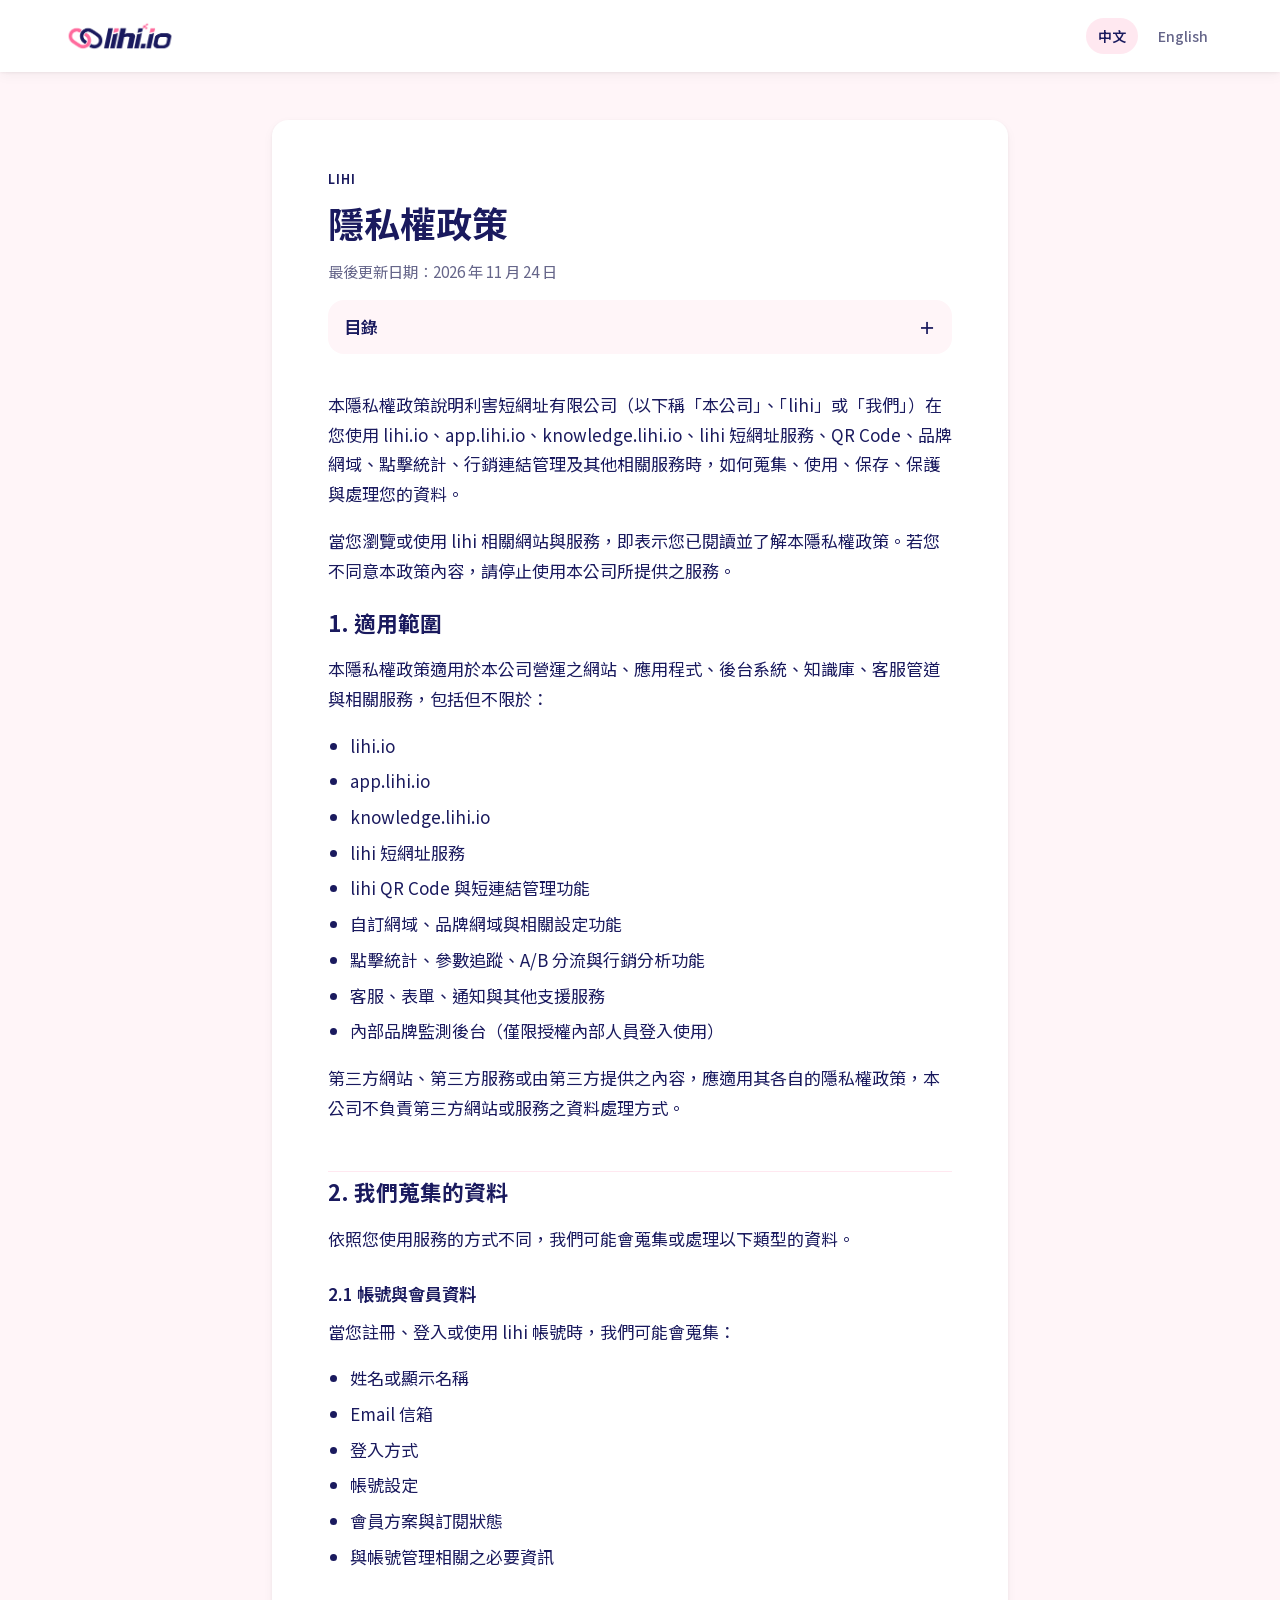
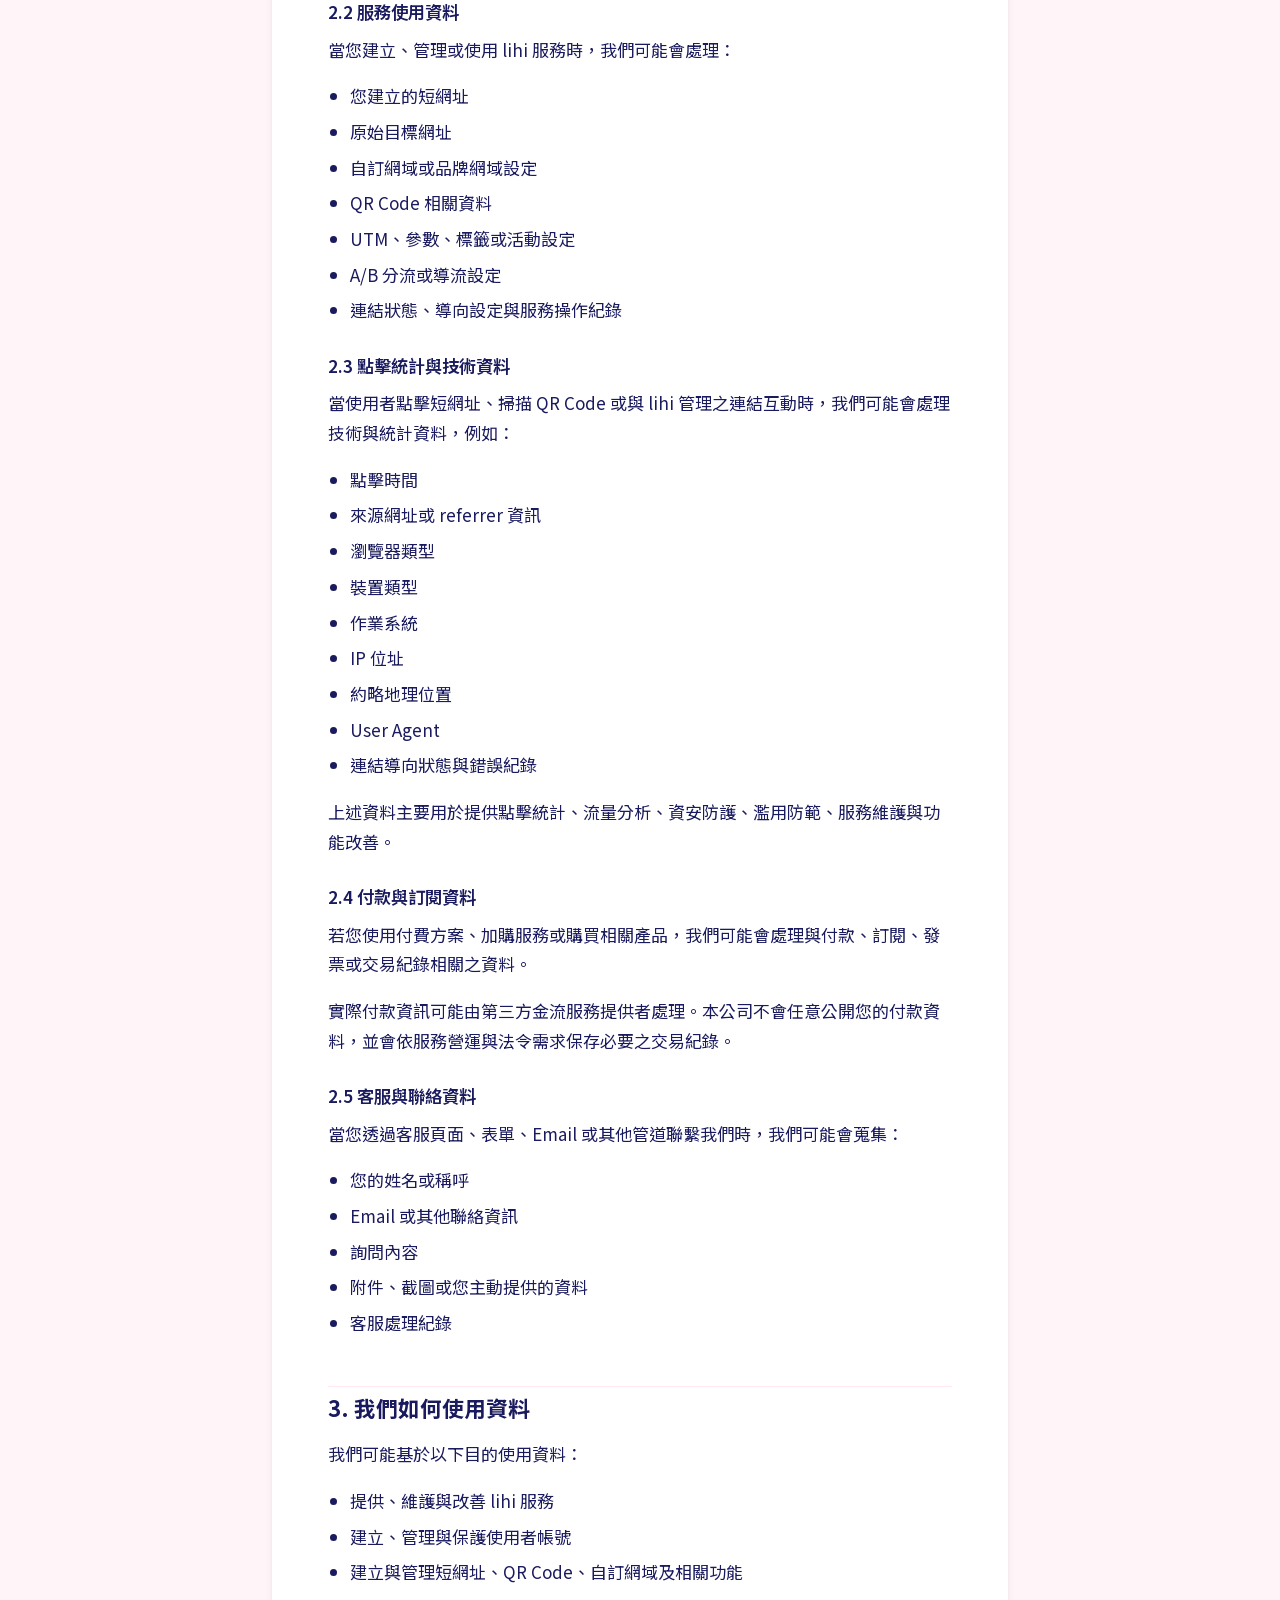
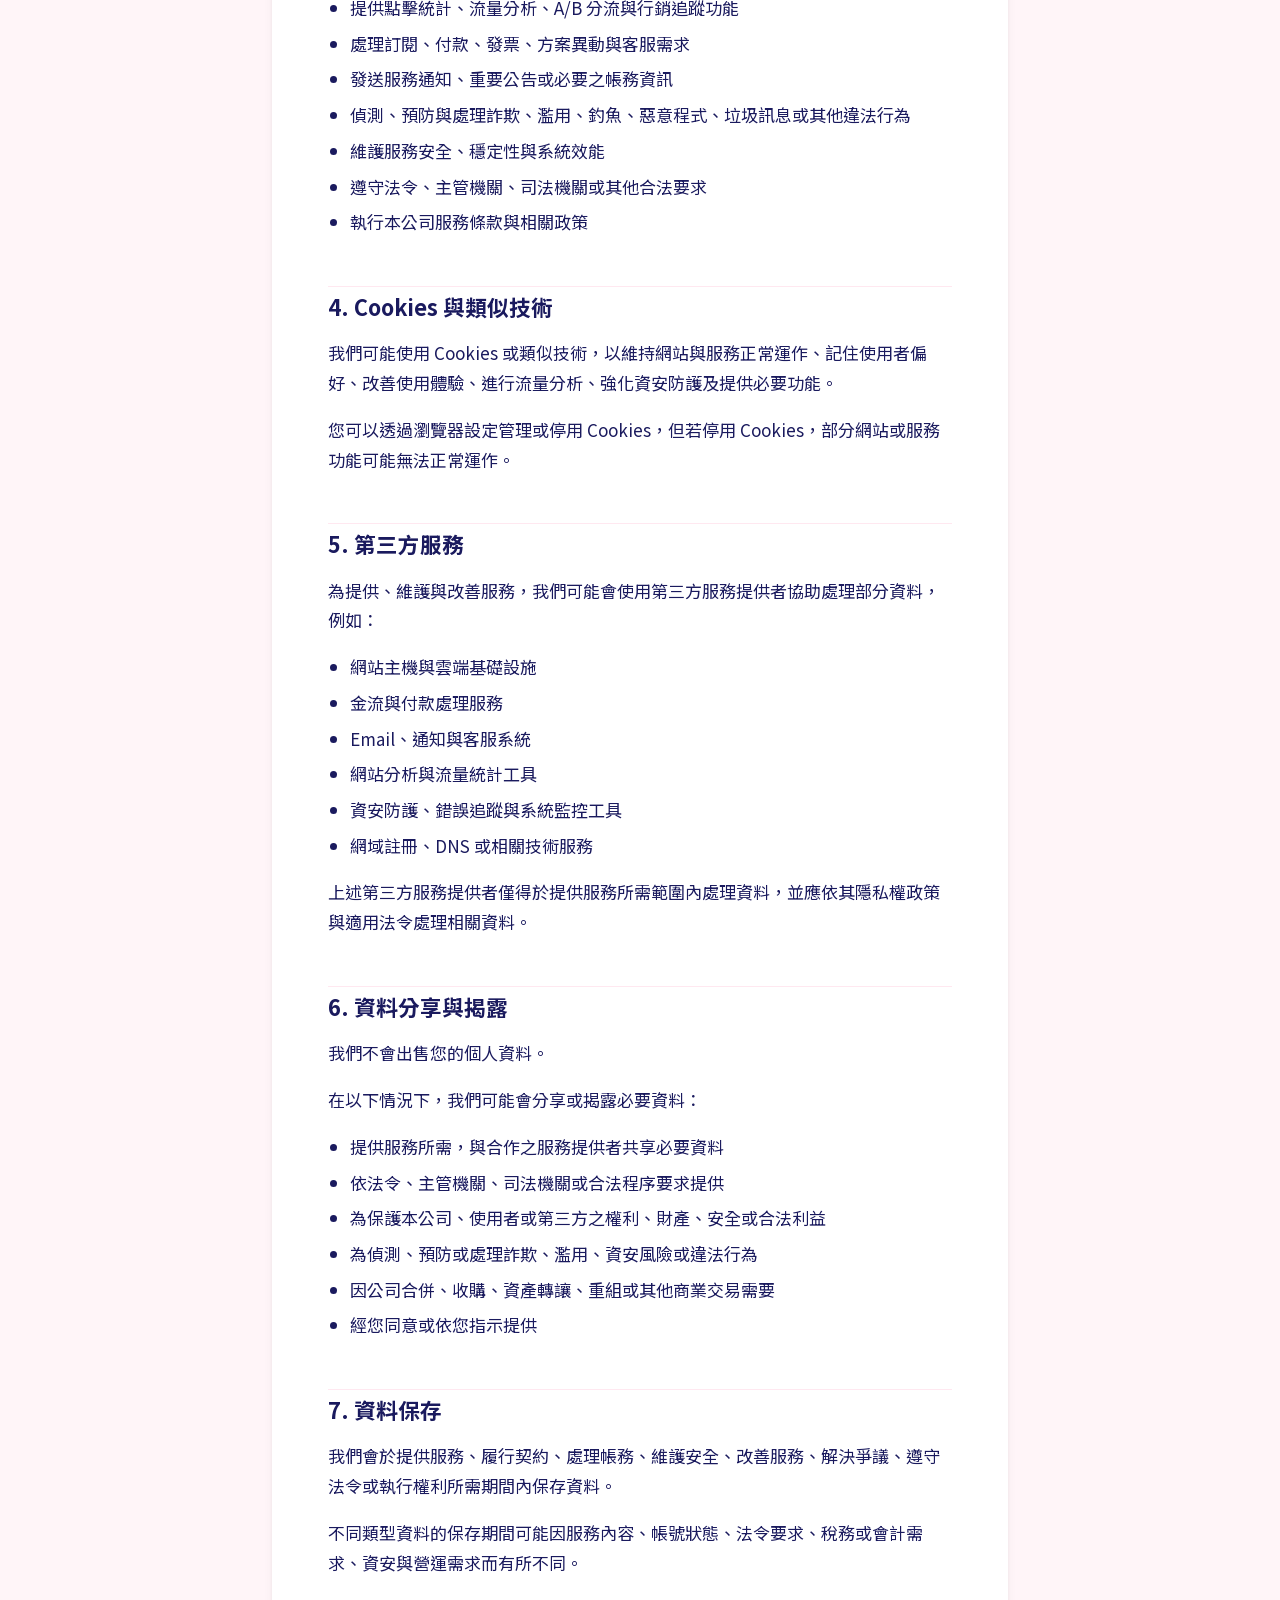
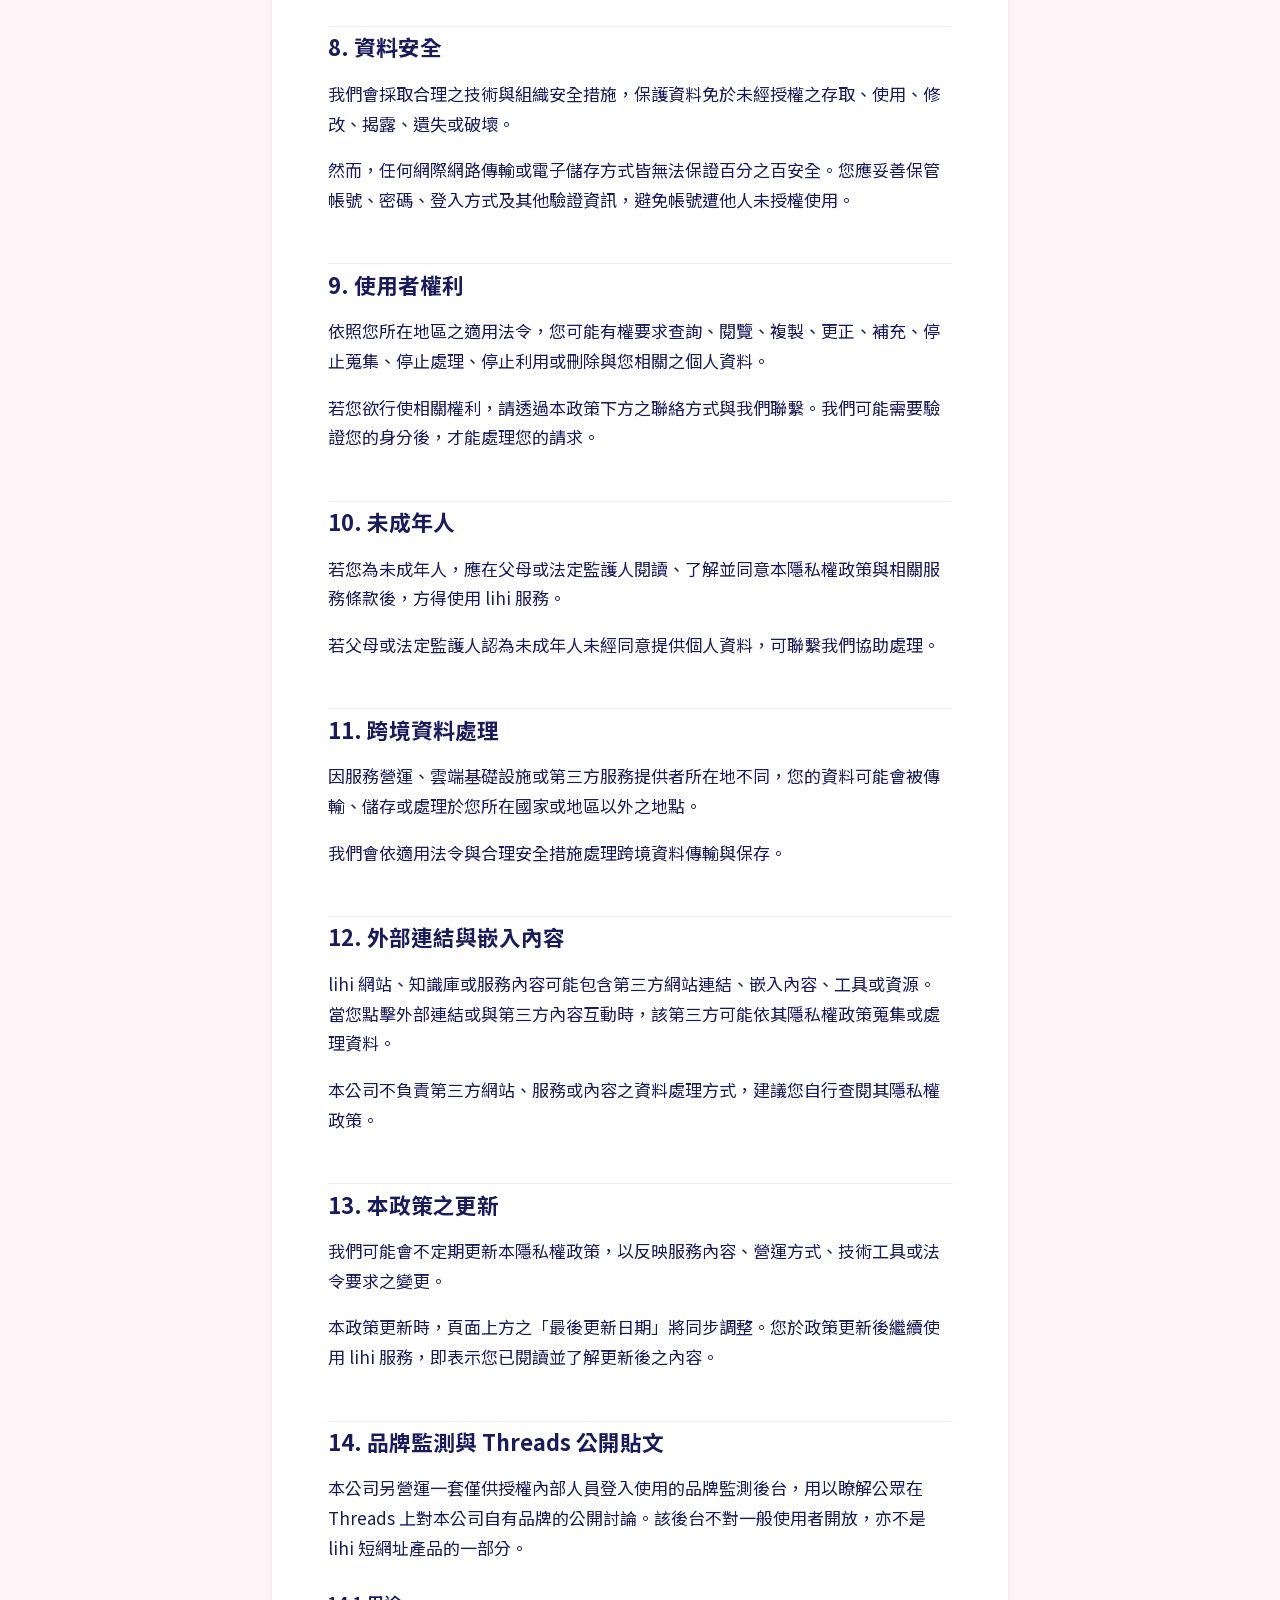
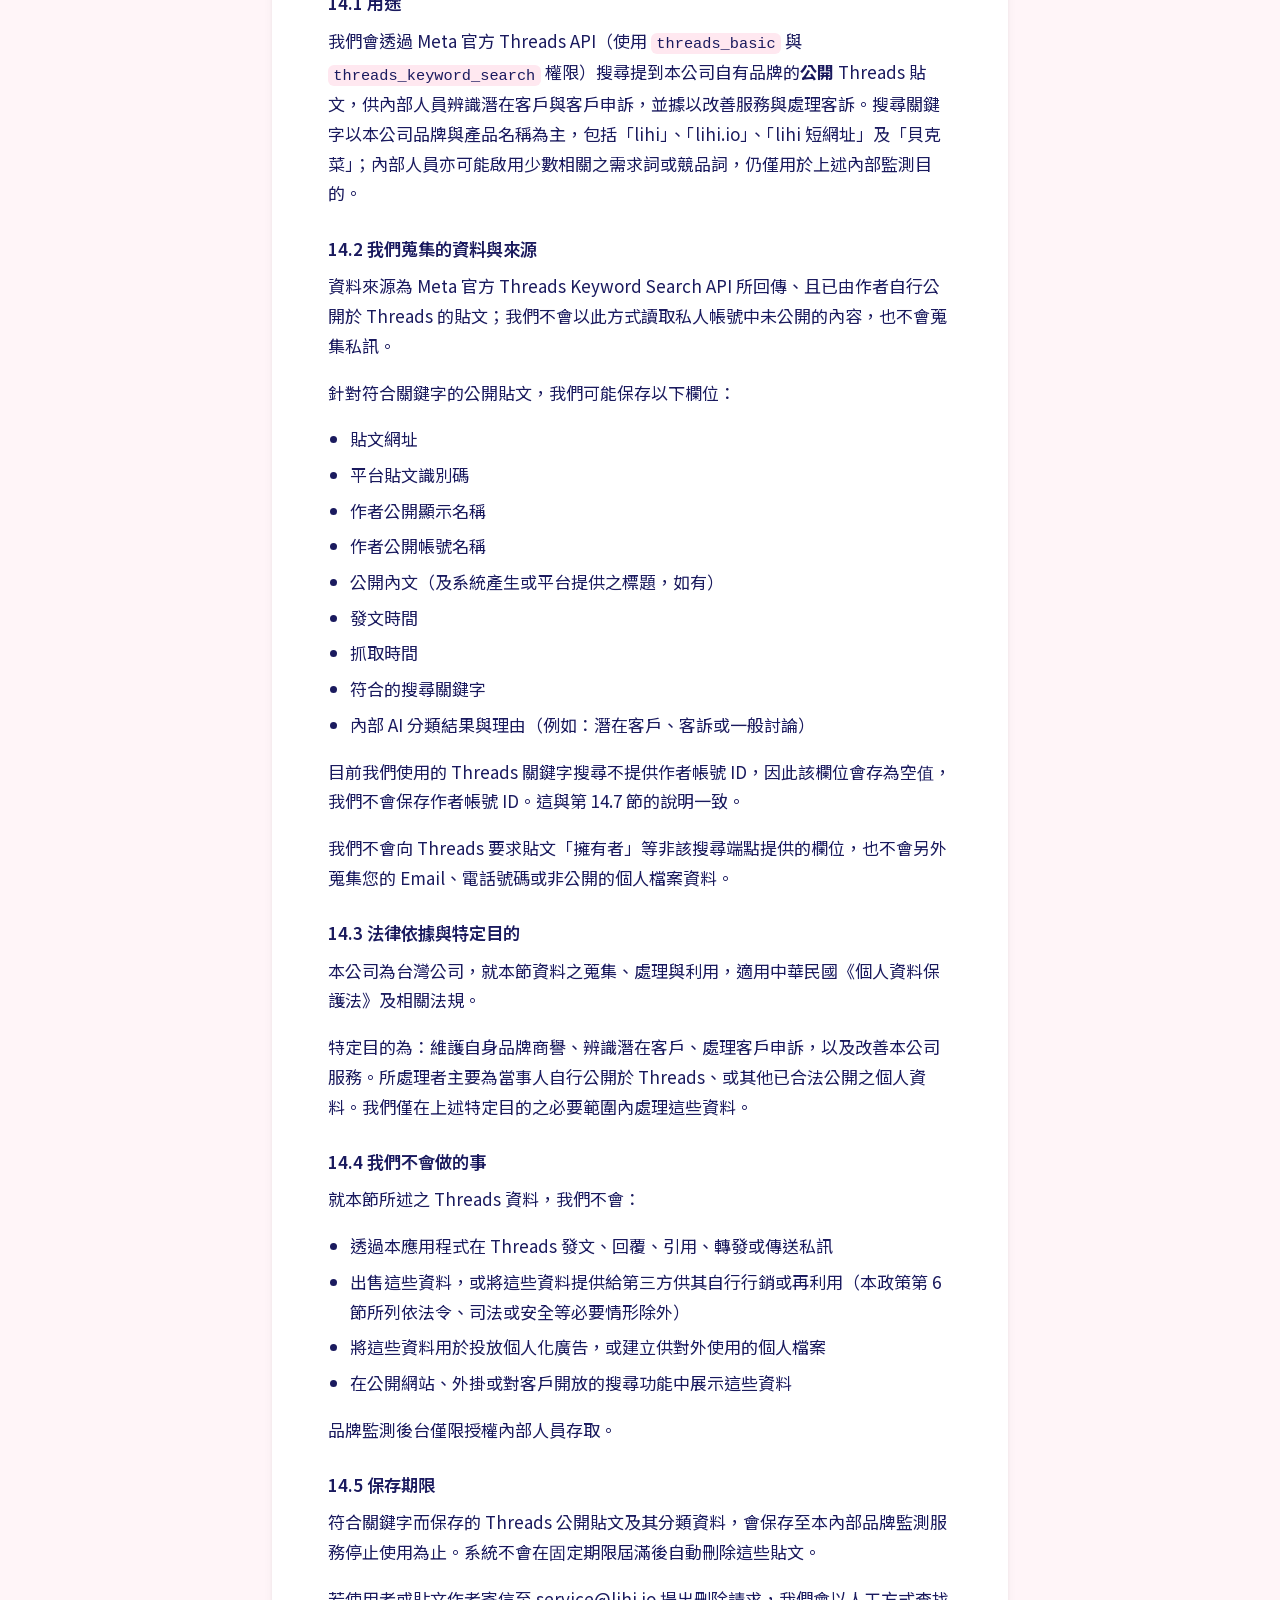
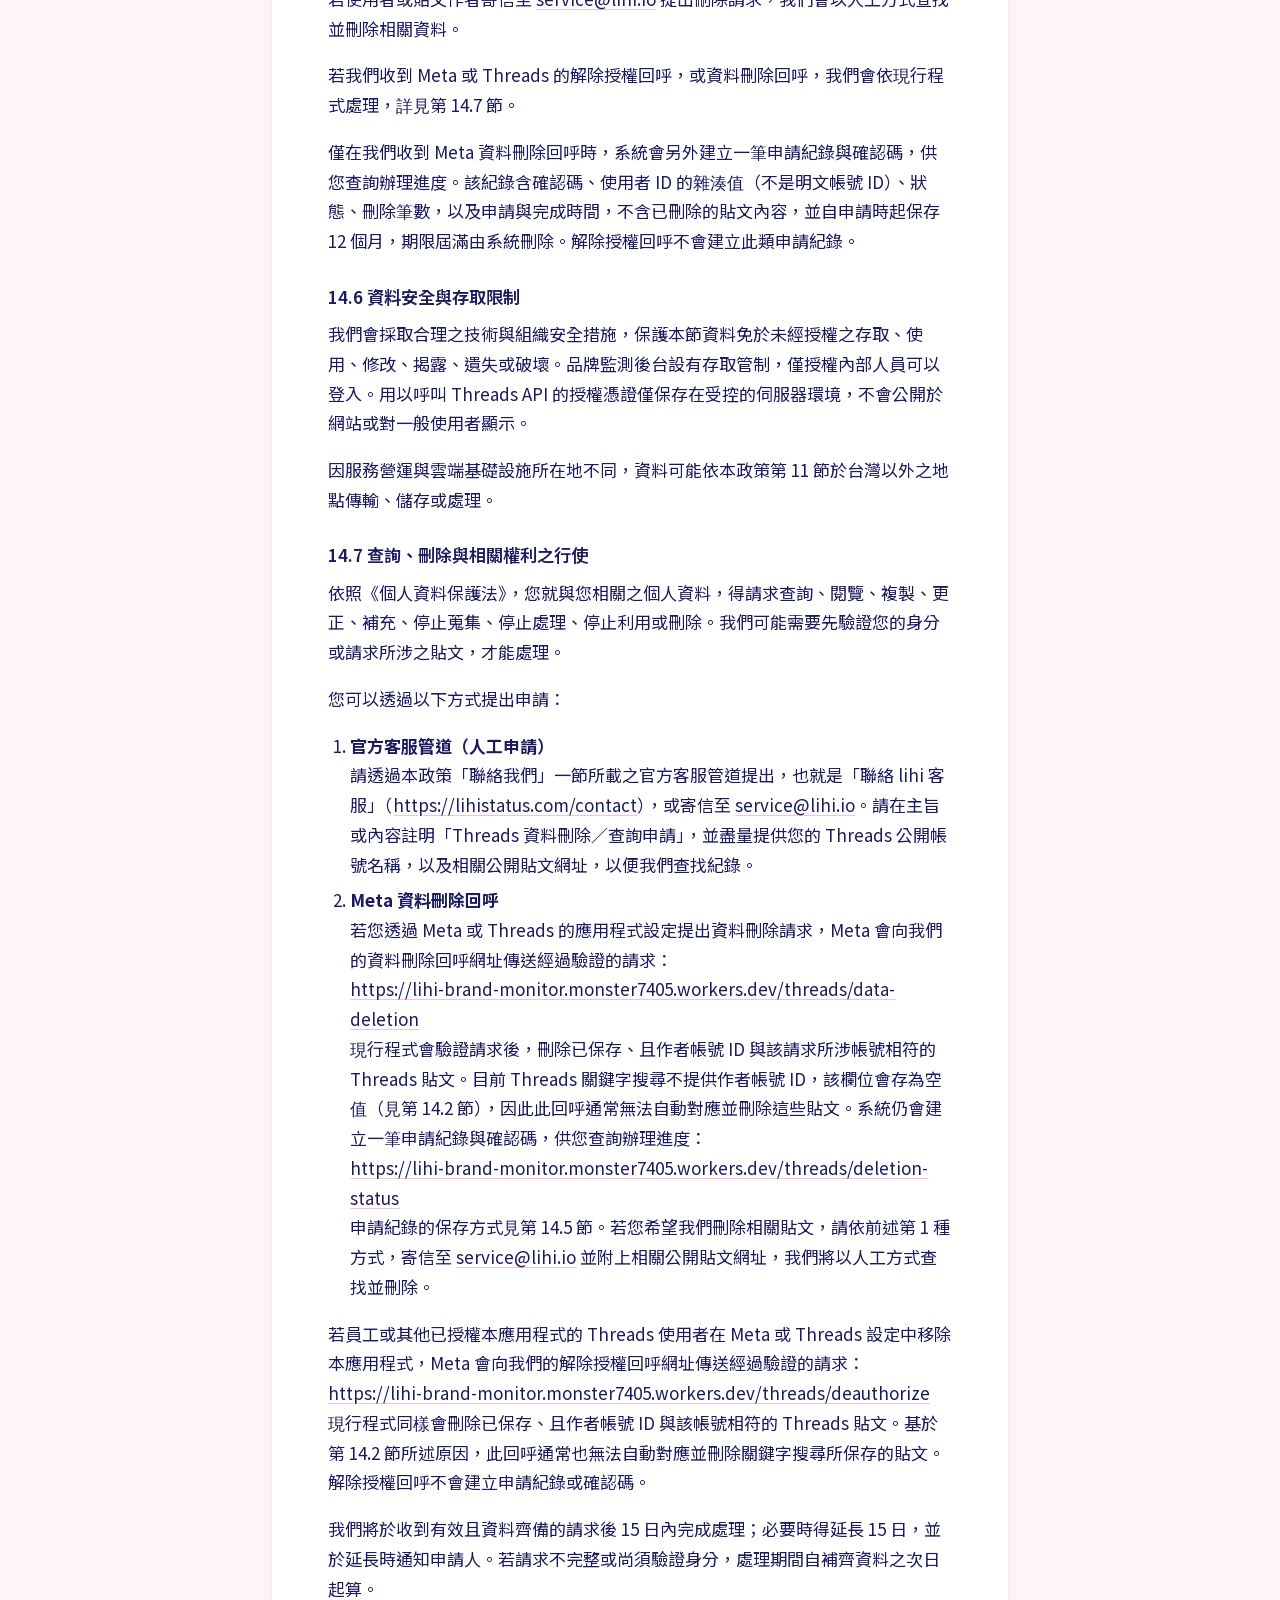
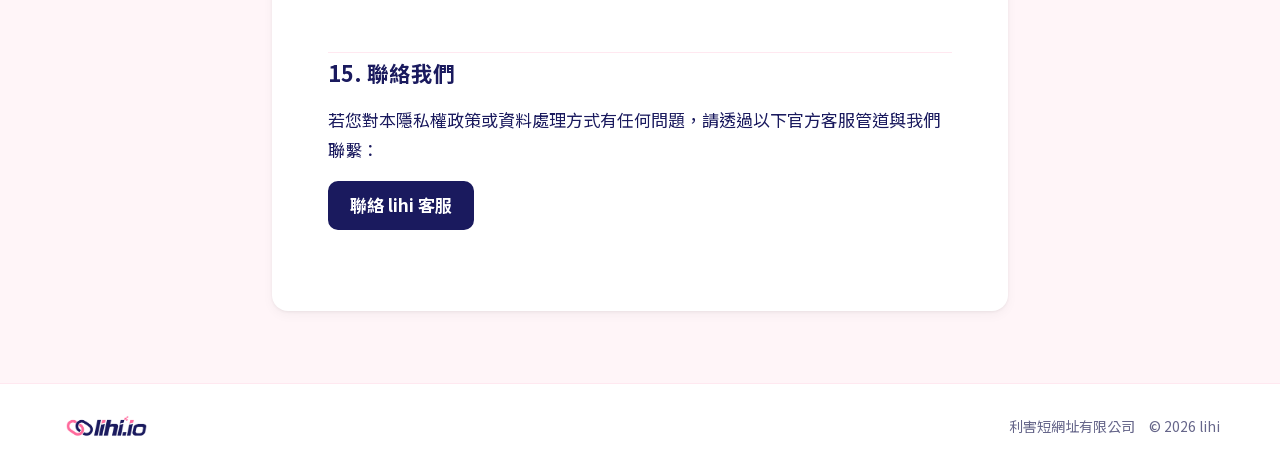
<file: index.html>
<!DOCTYPE html>
<html lang="zh-TW">
<head>
  <meta charset="utf-8">
  <meta name="viewport" content="width=device-width, initial-scale=1">
  <title>隱私權政策｜lihi</title>
  <meta name="description" content="利害短網址有限公司（lihi）隱私權政策。說明我們如何蒐集、使用、保存與保護您的資料，以及您如何查詢或申請刪除。最後更新日期：2026 年 11 月 24 日。">
  <link rel="canonical" href="https://jardinitsai.github.io/lihi-privacy/">
  <link rel="alternate" hreflang="zh-TW" href="https://jardinitsai.github.io/lihi-privacy/">
  <link rel="alternate" hreflang="en" href="https://jardinitsai.github.io/lihi-privacy/en/">
  <link rel="alternate" hreflang="x-default" href="https://jardinitsai.github.io/lihi-privacy/">
  <meta property="og:type" content="website">
  <meta property="og:title" content="隱私權政策｜lihi">
  <meta property="og:description" content="利害短網址有限公司（lihi）隱私權政策。說明我們如何蒐集、使用、保存與保護您的資料，以及您如何查詢或申請刪除。最後更新日期：2026 年 11 月 24 日。">
  <meta property="og:url" content="https://jardinitsai.github.io/lihi-privacy/">
  <meta property="og:image" content="https://jardinitsai.github.io/lihi-privacy/assets/lihi-logo-primary.png">
  <meta property="og:locale" content="zh_TW">
  <meta name="twitter:card" content="summary">
  <meta name="twitter:title" content="隱私權政策｜lihi">
  <meta name="twitter:description" content="利害短網址有限公司（lihi）隱私權政策。說明我們如何蒐集、使用、保存與保護您的資料，以及您如何查詢或申請刪除。最後更新日期：2026 年 11 月 24 日。">
  <link rel="icon" type="image/png" sizes="32x32" href="assets/favicon-32.png">
  <link rel="icon" type="image/png" sizes="16x16" href="assets/favicon-16.png">
  <link rel="apple-touch-icon" href="assets/apple-touch-icon.png">
  <link rel="stylesheet" href="css/style.css?v=3">
</head>
<body>
  <a class="skip" href="#content">跳到主要內容</a>
  <header class="site-header">
    <div class="header-inner">
      <a class="logo" href="https://lihi.io/" aria-label="lihi">
        <img src="assets/lihi-logo-primary.png" width="220" height="66" alt="lihi.io">
      </a>
      <nav class="lang-switch" aria-label="語言">
        <span class="current" aria-current="page">中文</span>
        <a href="en/" lang="en">English</a>
      </nav>
    </div>
  </header>
  <main>
    <div class="wrap">
      <article class="article-card" id="content">
        <p class="eyebrow">lihi</p>
        <h1>隱私權政策</h1>
        <p class="updated">最後更新日期：2026 年 11 月 24 日</p>
        
        <details class="toc">
  <summary>目錄</summary>
  <ol>
    <li><a href="#s1">1. 適用範圍</a></li>
    <li><a href="#s2">2. 我們蒐集的資料</a></li>
    <li><a href="#s3">3. 我們如何使用資料</a></li>
    <li><a href="#s4">4. Cookies 與類似技術</a></li>
    <li><a href="#s5">5. 第三方服務</a></li>
    <li><a href="#s6">6. 資料分享與揭露</a></li>
    <li><a href="#s7">7. 資料保存</a></li>
    <li><a href="#s8">8. 資料安全</a></li>
    <li><a href="#s9">9. 使用者權利</a></li>
    <li><a href="#s10">10. 未成年人</a></li>
    <li><a href="#s11">11. 跨境資料處理</a></li>
    <li><a href="#s12">12. 外部連結與嵌入內容</a></li>
    <li><a href="#s13">13. 本政策之更新</a></li>
    <li><a href="#s14">14. 品牌監測與 Threads 公開貼文</a></li>
    <li><a href="#s15">15. 聯絡我們</a></li>
  </ol>
</details>
        <div class="policy">
<p>本隱私權政策說明利害短網址有限公司（以下稱「本公司」、「lihi」或「我們」）在您使用 lihi.io、app.lihi.io、knowledge.lihi.io、lihi 短網址服務、QR Code、品牌網域、點擊統計、行銷連結管理及其他相關服務時，如何蒐集、使用、保存、保護與處理您的資料。</p>
<p>當您瀏覽或使用 lihi 相關網站與服務，即表示您已閱讀並了解本隱私權政策。若您不同意本政策內容，請停止使用本公司所提供之服務。</p>
<h2 id="s1">1. 適用範圍</h2>
<p>本隱私權政策適用於本公司營運之網站、應用程式、後台系統、知識庫、客服管道與相關服務，包括但不限於：</p>
<ul>
<li>lihi.io</li>
<li>app.lihi.io</li>
<li>knowledge.lihi.io</li>
<li>lihi 短網址服務</li>
<li>lihi QR Code 與短連結管理功能</li>
<li>自訂網域、品牌網域與相關設定功能</li>
<li>點擊統計、參數追蹤、A/B 分流與行銷分析功能</li>
<li>客服、表單、通知與其他支援服務</li>
<li>內部品牌監測後台（僅限授權內部人員登入使用）</li>
</ul>
<p>第三方網站、第三方服務或由第三方提供之內容，應適用其各自的隱私權政策，本公司不負責第三方網站或服務之資料處理方式。</p>
<h2 id="s2">2. 我們蒐集的資料</h2>
<p>依照您使用服務的方式不同，我們可能會蒐集或處理以下類型的資料。</p>
<h3 id="s2-1">2.1 帳號與會員資料</h3>
<p>當您註冊、登入或使用 lihi 帳號時，我們可能會蒐集：</p>
<ul>
<li>姓名或顯示名稱</li>
<li>Email 信箱</li>
<li>登入方式</li>
<li>帳號設定</li>
<li>會員方案與訂閱狀態</li>
<li>與帳號管理相關之必要資訊</li>
</ul>
<h3 id="s2-2">2.2 服務使用資料</h3>
<p>當您建立、管理或使用 lihi 服務時，我們可能會處理：</p>
<ul>
<li>您建立的短網址</li>
<li>原始目標網址</li>
<li>自訂網域或品牌網域設定</li>
<li>QR Code 相關資料</li>
<li>UTM、參數、標籤或活動設定</li>
<li>A/B 分流或導流設定</li>
<li>連結狀態、導向設定與服務操作紀錄</li>
</ul>
<h3 id="s2-3">2.3 點擊統計與技術資料</h3>
<p>當使用者點擊短網址、掃描 QR Code 或與 lihi 管理之連結互動時，我們可能會處理技術與統計資料，例如：</p>
<ul>
<li>點擊時間</li>
<li>來源網址或 referrer 資訊</li>
<li>瀏覽器類型</li>
<li>裝置類型</li>
<li>作業系統</li>
<li>IP 位址</li>
<li>約略地理位置</li>
<li>User Agent</li>
<li>連結導向狀態與錯誤紀錄</li>
</ul>
<p>上述資料主要用於提供點擊統計、流量分析、資安防護、濫用防範、服務維護與功能改善。</p>
<h3 id="s2-4">2.4 付款與訂閱資料</h3>
<p>若您使用付費方案、加購服務或購買相關產品，我們可能會處理與付款、訂閱、發票或交易紀錄相關之資料。</p>
<p>實際付款資訊可能由第三方金流服務提供者處理。本公司不會任意公開您的付款資料，並會依服務營運與法令需求保存必要之交易紀錄。</p>
<h3 id="s2-5">2.5 客服與聯絡資料</h3>
<p>當您透過客服頁面、表單、Email 或其他管道聯繫我們時，我們可能會蒐集：</p>
<ul>
<li>您的姓名或稱呼</li>
<li>Email 或其他聯絡資訊</li>
<li>詢問內容</li>
<li>附件、截圖或您主動提供的資料</li>
<li>客服處理紀錄</li>
</ul>
<h2 id="s3">3. 我們如何使用資料</h2>
<p>我們可能基於以下目的使用資料：</p>
<ul>
<li>提供、維護與改善 lihi 服務</li>
<li>建立、管理與保護使用者帳號</li>
<li>建立與管理短網址、QR Code、自訂網域及相關功能</li>
<li>提供點擊統計、流量分析、A/B 分流與行銷追蹤功能</li>
<li>處理訂閱、付款、發票、方案異動與客服需求</li>
<li>發送服務通知、重要公告或必要之帳務資訊</li>
<li>偵測、預防與處理詐欺、濫用、釣魚、惡意程式、垃圾訊息或其他違法行為</li>
<li>維護服務安全、穩定性與系統效能</li>
<li>遵守法令、主管機關、司法機關或其他合法要求</li>
<li>執行本公司服務條款與相關政策</li>
</ul>
<h2 id="s4">4. Cookies 與類似技術</h2>
<p>我們可能使用 Cookies 或類似技術，以維持網站與服務正常運作、記住使用者偏好、改善使用體驗、進行流量分析、強化資安防護及提供必要功能。</p>
<p>您可以透過瀏覽器設定管理或停用 Cookies，但若停用 Cookies，部分網站或服務功能可能無法正常運作。</p>
<h2 id="s5">5. 第三方服務</h2>
<p>為提供、維護與改善服務，我們可能會使用第三方服務提供者協助處理部分資料，例如：</p>
<ul>
<li>網站主機與雲端基礎設施</li>
<li>金流與付款處理服務</li>
<li>Email、通知與客服系統</li>
<li>網站分析與流量統計工具</li>
<li>資安防護、錯誤追蹤與系統監控工具</li>
<li>網域註冊、DNS 或相關技術服務</li>
</ul>
<p>上述第三方服務提供者僅得於提供服務所需範圍內處理資料，並應依其隱私權政策與適用法令處理相關資料。</p>
<h2 id="s6">6. 資料分享與揭露</h2>
<p>我們不會出售您的個人資料。</p>
<p>在以下情況下，我們可能會分享或揭露必要資料：</p>
<ul>
<li>提供服務所需，與合作之服務提供者共享必要資料</li>
<li>依法令、主管機關、司法機關或合法程序要求提供</li>
<li>為保護本公司、使用者或第三方之權利、財產、安全或合法利益</li>
<li>為偵測、預防或處理詐欺、濫用、資安風險或違法行為</li>
<li>因公司合併、收購、資產轉讓、重組或其他商業交易需要</li>
<li>經您同意或依您指示提供</li>
</ul>
<h2 id="s7">7. 資料保存</h2>
<p>我們會於提供服務、履行契約、處理帳務、維護安全、改善服務、解決爭議、遵守法令或執行權利所需期間內保存資料。</p>
<p>不同類型資料的保存期間可能因服務內容、帳號狀態、法令要求、稅務或會計需求、資安與營運需求而有所不同。</p>
<h2 id="s8">8. 資料安全</h2>
<p>我們會採取合理之技術與組織安全措施，保護資料免於未經授權之存取、使用、修改、揭露、遺失或破壞。</p>
<p>然而，任何網際網路傳輸或電子儲存方式皆無法保證百分之百安全。您應妥善保管帳號、密碼、登入方式及其他驗證資訊，避免帳號遭他人未授權使用。</p>
<h2 id="s9">9. 使用者權利</h2>
<p>依照您所在地區之適用法令，您可能有權要求查詢、閱覽、複製、更正、補充、停止蒐集、停止處理、停止利用或刪除與您相關之個人資料。</p>
<p>若您欲行使相關權利，請透過本政策下方之聯絡方式與我們聯繫。我們可能需要驗證您的身分後，才能處理您的請求。</p>
<h2 id="s10">10. 未成年人</h2>
<p>若您為未成年人，應在父母或法定監護人閱讀、了解並同意本隱私權政策與相關服務條款後，方得使用 lihi 服務。</p>
<p>若父母或法定監護人認為未成年人未經同意提供個人資料，可聯繫我們協助處理。</p>
<h2 id="s11">11. 跨境資料處理</h2>
<p>因服務營運、雲端基礎設施或第三方服務提供者所在地不同，您的資料可能會被傳輸、儲存或處理於您所在國家或地區以外之地點。</p>
<p>我們會依適用法令與合理安全措施處理跨境資料傳輸與保存。</p>
<h2 id="s12">12. 外部連結與嵌入內容</h2>
<p>lihi 網站、知識庫或服務內容可能包含第三方網站連結、嵌入內容、工具或資源。當您點擊外部連結或與第三方內容互動時，該第三方可能依其隱私權政策蒐集或處理資料。</p>
<p>本公司不負責第三方網站、服務或內容之資料處理方式，建議您自行查閱其隱私權政策。</p>
<h2 id="s13">13. 本政策之更新</h2>
<p>我們可能會不定期更新本隱私權政策，以反映服務內容、營運方式、技術工具或法令要求之變更。</p>
<p>本政策更新時，頁面上方之「最後更新日期」將同步調整。您於政策更新後繼續使用 lihi 服務，即表示您已閱讀並了解更新後之內容。</p>
<h2 id="s14">14. 品牌監測與 Threads 公開貼文</h2>
<p>本公司另營運一套僅供授權內部人員登入使用的品牌監測後台，用以瞭解公眾在 Threads 上對本公司自有品牌的公開討論。該後台不對一般使用者開放，亦不是 lihi 短網址產品的一部分。</p>
<h3 id="s14-1">14.1 用途</h3>
<p>我們會透過 Meta 官方 Threads API（使用 <code>threads_basic</code> 與 <code>threads_keyword_search</code> 權限）搜尋提到本公司自有品牌的<strong>公開</strong> Threads 貼文，供內部人員辨識潛在客戶與客戶申訴，並據以改善服務與處理客訴。搜尋關鍵字以本公司品牌與產品名稱為主，包括「lihi」、「lihi.io」、「lihi 短網址」及「貝克菜」；內部人員亦可能啟用少數相關之需求詞或競品詞，仍僅用於上述內部監測目的。</p>
<h3 id="s14-2">14.2 我們蒐集的資料與來源</h3>
<p>資料來源為 Meta 官方 Threads Keyword Search API 所回傳、且已由作者自行公開於 Threads 的貼文；我們不會以此方式讀取私人帳號中未公開的內容，也不會蒐集私訊。</p>
<p>針對符合關鍵字的公開貼文，我們可能保存以下欄位：</p>
<ul>
<li>貼文網址</li>
<li>平台貼文識別碼</li>
<li>作者公開顯示名稱</li>
<li>作者公開帳號名稱</li>
<li>公開內文（及系統產生或平台提供之標題，如有）</li>
<li>發文時間</li>
<li>抓取時間</li>
<li>符合的搜尋關鍵字</li>
<li>內部 AI 分類結果與理由（例如：潛在客戶、客訴或一般討論）</li>
</ul>
<p>目前我們使用的 Threads 關鍵字搜尋不提供作者帳號 ID，因此該欄位會存為空值，我們不會保存作者帳號 ID。這與第 14.7 節的說明一致。</p>
<p>我們不會向 Threads 要求貼文「擁有者」等非該搜尋端點提供的欄位，也不會另外蒐集您的 Email、電話號碼或非公開的個人檔案資料。</p>
<h3 id="s14-3">14.3 法律依據與特定目的</h3>
<p>本公司為台灣公司，就本節資料之蒐集、處理與利用，適用中華民國《個人資料保護法》及相關法規。</p>
<p>特定目的為：維護自身品牌商譽、辨識潛在客戶、處理客戶申訴，以及改善本公司服務。所處理者主要為當事人自行公開於 Threads、或其他已合法公開之個人資料。我們僅在上述特定目的之必要範圍內處理這些資料。</p>
<h3 id="s14-4">14.4 我們不會做的事</h3>
<p>就本節所述之 Threads 資料，我們不會：</p>
<ul>
<li>透過本應用程式在 Threads 發文、回覆、引用、轉發或傳送私訊</li>
<li>出售這些資料，或將這些資料提供給第三方供其自行行銷或再利用（本政策第 6 節所列依法令、司法或安全等必要情形除外）</li>
<li>將這些資料用於投放個人化廣告，或建立供對外使用的個人檔案</li>
<li>在公開網站、外掛或對客戶開放的搜尋功能中展示這些資料</li>
</ul>
<p>品牌監測後台僅限授權內部人員存取。</p>
<h3 id="s14-5">14.5 保存期限</h3>
<p>符合關鍵字而保存的 Threads 公開貼文及其分類資料，會保存至本內部品牌監測服務停止使用為止。系統不會在固定期限屆滿後自動刪除這些貼文。</p>
<p>若使用者或貼文作者寄信至 <a href="mailto:service@lihi.io">service@lihi.io</a> 提出刪除請求，我們會以人工方式查找並刪除相關資料。</p>
<p>若我們收到 Meta 或 Threads 的解除授權回呼，或資料刪除回呼，我們會依現行程式處理，詳見第 14.7 節。</p>
<p>僅在我們收到 Meta 資料刪除回呼時，系統會另外建立一筆申請紀錄與確認碼，供您查詢辦理進度。該紀錄含確認碼、使用者 ID 的雜湊值（不是明文帳號 ID）、狀態、刪除筆數，以及申請與完成時間，不含已刪除的貼文內容，並自申請時起保存 12 個月，期限屆滿由系統刪除。解除授權回呼不會建立此類申請紀錄。</p>
<h3 id="s14-6">14.6 資料安全與存取限制</h3>
<p>我們會採取合理之技術與組織安全措施，保護本節資料免於未經授權之存取、使用、修改、揭露、遺失或破壞。品牌監測後台設有存取管制，僅授權內部人員可以登入。用以呼叫 Threads API 的授權憑證僅保存在受控的伺服器環境，不會公開於網站或對一般使用者顯示。</p>
<p>因服務營運與雲端基礎設施所在地不同，資料可能依本政策第 11 節於台灣以外之地點傳輸、儲存或處理。</p>
<h3 id="s14-7">14.7 查詢、刪除與相關權利之行使</h3>
<p>依照《個人資料保護法》，您就與您相關之個人資料，得請求查詢、閱覽、複製、更正、補充、停止蒐集、停止處理、停止利用或刪除。我們可能需要先驗證您的身分或請求所涉之貼文，才能處理。</p>
<p>您可以透過以下方式提出申請：</p>
<ol>
<li><strong>官方客服管道（人工申請）</strong><br />
請透過本政策「聯絡我們」一節所載之官方客服管道提出，也就是「聯絡 lihi 客服」（<a href="https://lihistatus.com/contact">https://lihistatus.com/contact</a>），或寄信至 <a href="mailto:service@lihi.io">service@lihi.io</a>。請在主旨或內容註明「Threads 資料刪除／查詢申請」，並盡量提供您的 Threads 公開帳號名稱，以及相關公開貼文網址，以便我們查找紀錄。</li>
<li><strong>Meta 資料刪除回呼</strong><br />
若您透過 Meta 或 Threads 的應用程式設定提出資料刪除請求，Meta 會向我們的資料刪除回呼網址傳送經過驗證的請求：<br />
<a href="https://lihi-brand-monitor.monster7405.workers.dev/threads/data-deletion">https://lihi-brand-monitor.monster7405.workers.dev/threads/data-deletion</a><br />
現行程式會驗證請求後，刪除已保存、且作者帳號 ID 與該請求所涉帳號相符的 Threads 貼文。目前 Threads 關鍵字搜尋不提供作者帳號 ID，該欄位會存為空值（見第 14.2 節），因此此回呼通常無法自動對應並刪除這些貼文。系統仍會建立一筆申請紀錄與確認碼，供您查詢辦理進度：<br />
<a href="https://lihi-brand-monitor.monster7405.workers.dev/threads/deletion-status">https://lihi-brand-monitor.monster7405.workers.dev/threads/deletion-status</a><br />
申請紀錄的保存方式見第 14.5 節。若您希望我們刪除相關貼文，請依前述第 1 種方式，寄信至 <a href="mailto:service@lihi.io">service@lihi.io</a> 並附上相關公開貼文網址，我們將以人工方式查找並刪除。</li>
</ol>
<p>若員工或其他已授權本應用程式的 Threads 使用者在 Meta 或 Threads 設定中移除本應用程式，Meta 會向我們的解除授權回呼網址傳送經過驗證的請求：<br />
<a href="https://lihi-brand-monitor.monster7405.workers.dev/threads/deauthorize">https://lihi-brand-monitor.monster7405.workers.dev/threads/deauthorize</a><br />
現行程式同樣會刪除已保存、且作者帳號 ID 與該帳號相符的 Threads 貼文。基於第 14.2 節所述原因，此回呼通常也無法自動對應並刪除關鍵字搜尋所保存的貼文。解除授權回呼不會建立申請紀錄或確認碼。</p>
<p>我們將於收到有效且資料齊備的請求後 15 日內完成處理；必要時得延長 15 日，並於延長時通知申請人。若請求不完整或尚須驗證身分，處理期間自補齊資料之次日起算。</p>
<h2 id="s15">15. 聯絡我們</h2>
<p>若您對本隱私權政策或資料處理方式有任何問題，請透過以下官方客服管道與我們聯繫：</p>
<p><a class="btn-secondary" href="https://lihistatus.com/contact" target="_blank" rel="noopener noreferrer">聯絡 lihi 客服</a></p>

        </div>
      </article>
    </div>
  </main>
  <footer class="site-footer">
    <div class="footer-inner">
      <div class="footer-brand">
        <img src="assets/lihi-logo-primary.png" width="160" height="48" alt="">
      </div>
      <p class="footer-meta">利害短網址有限公司　© 2026 lihi</p>
    </div>
  </footer>
</body>
</html>
</file>
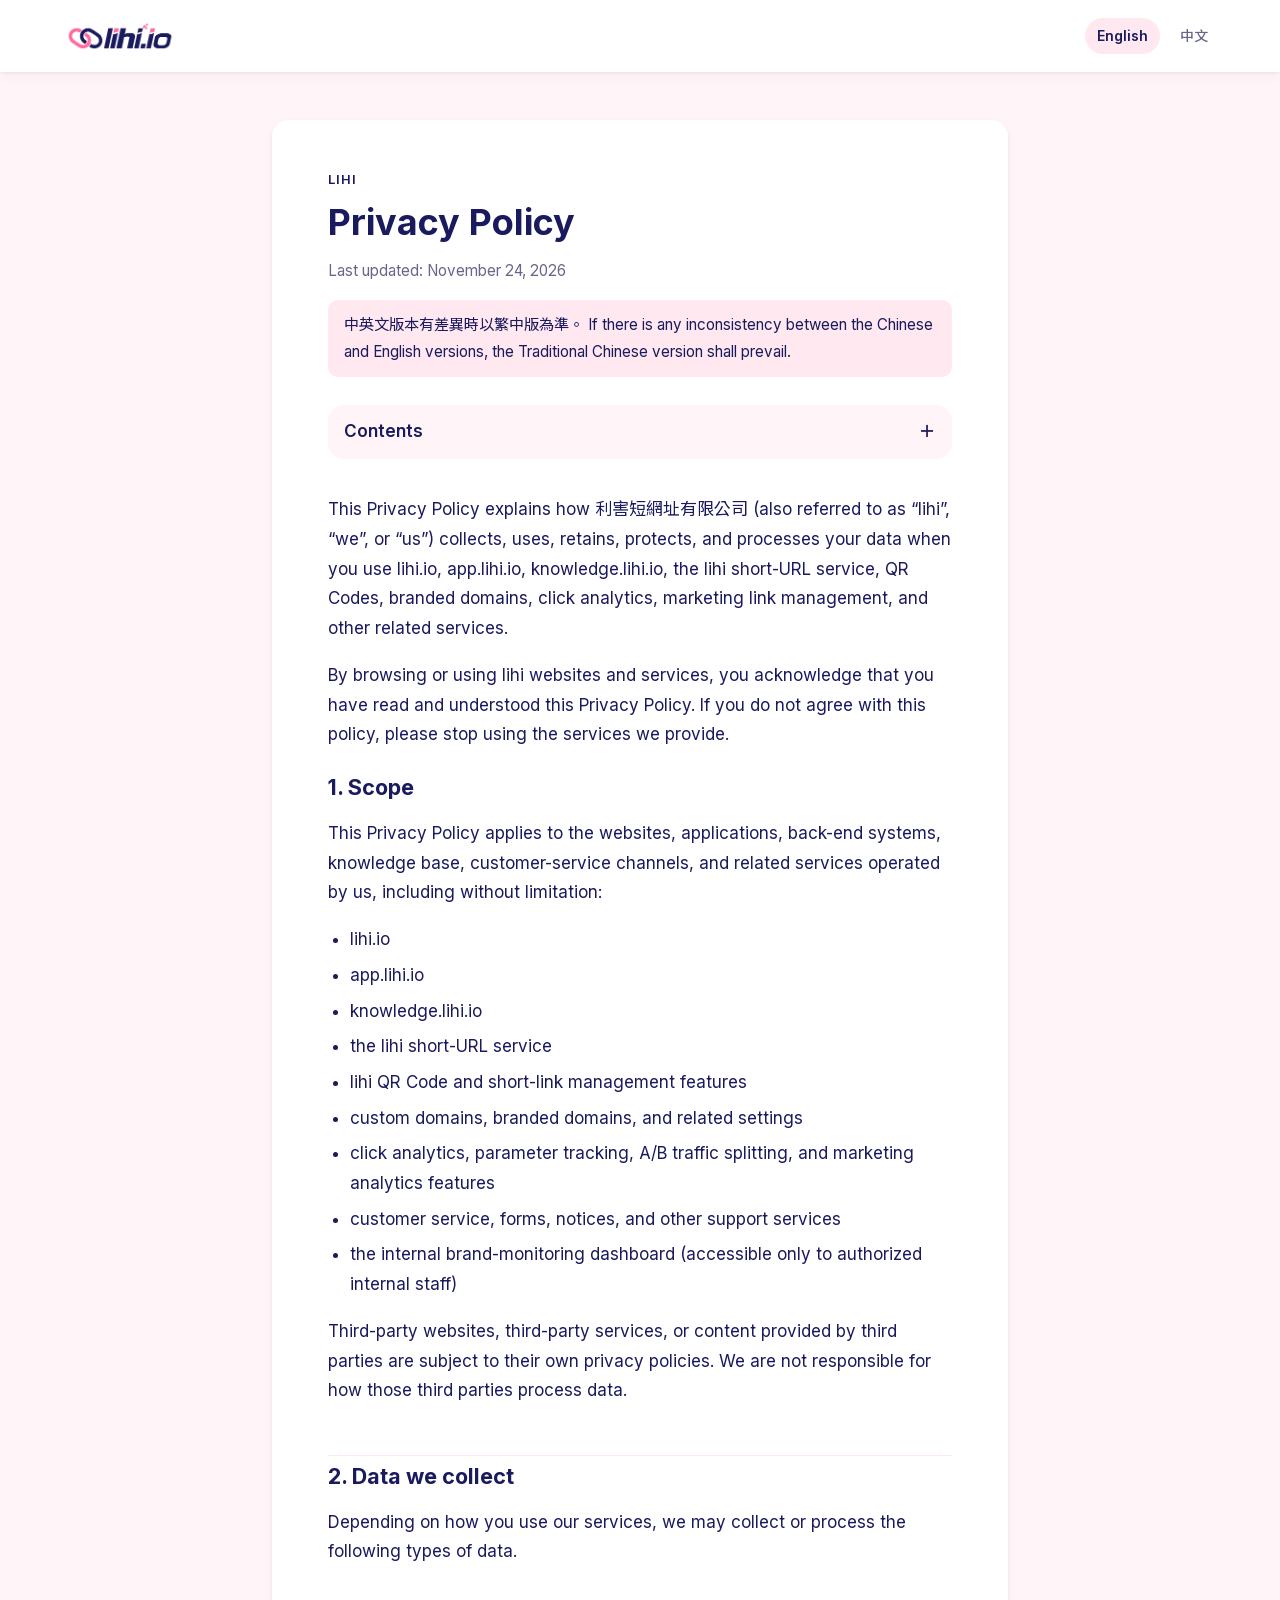
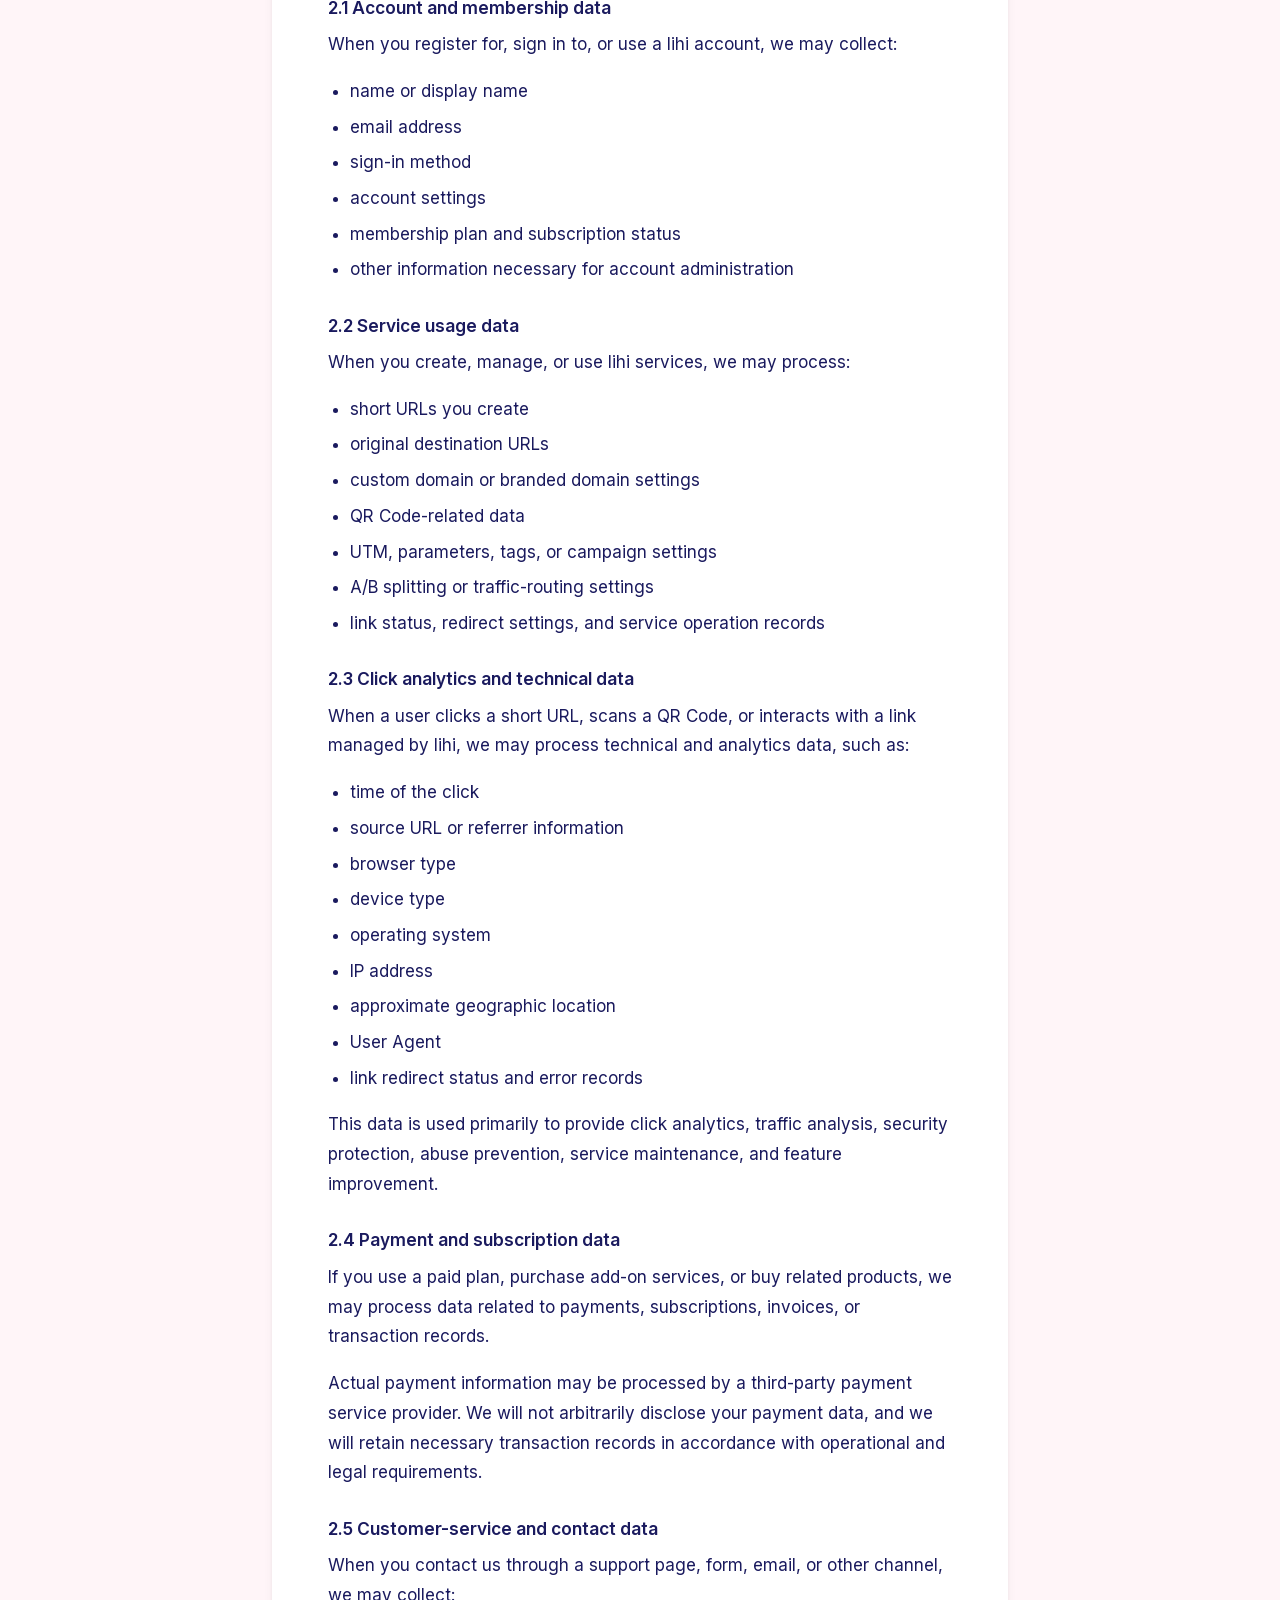
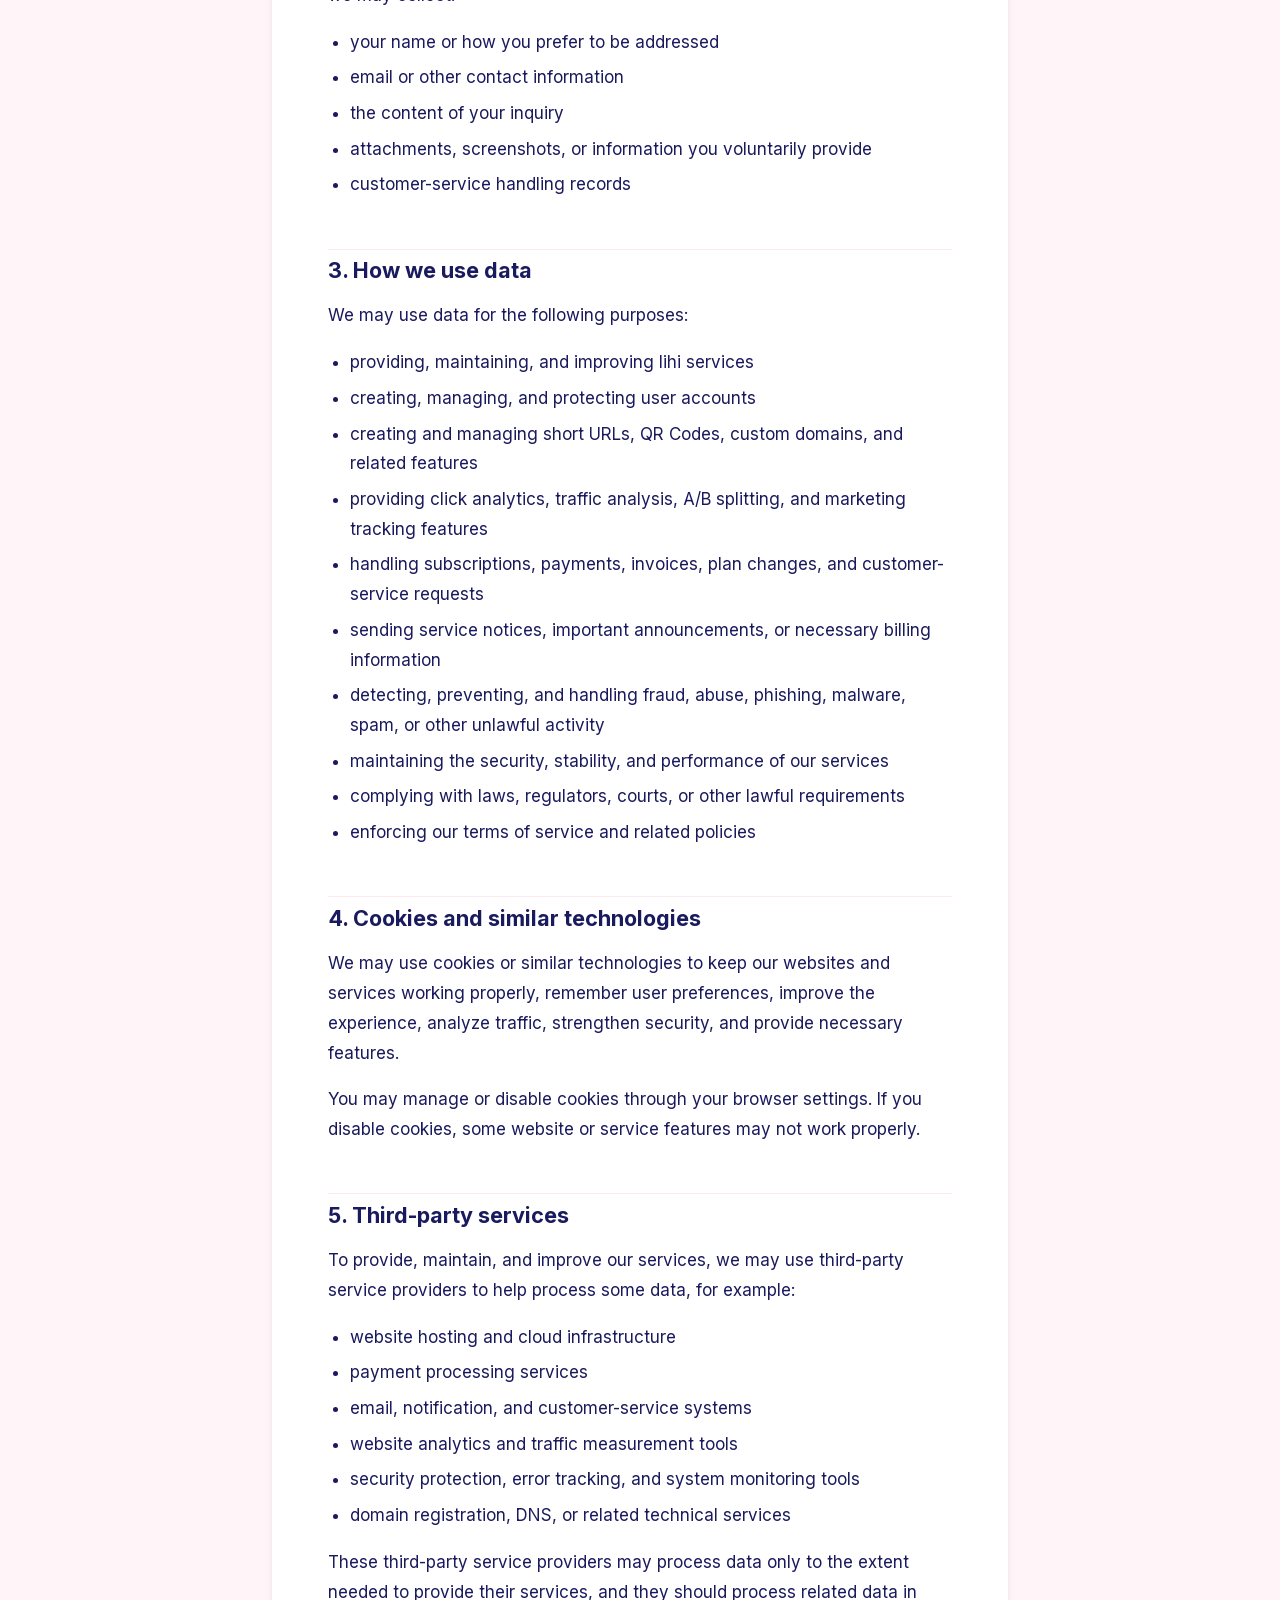
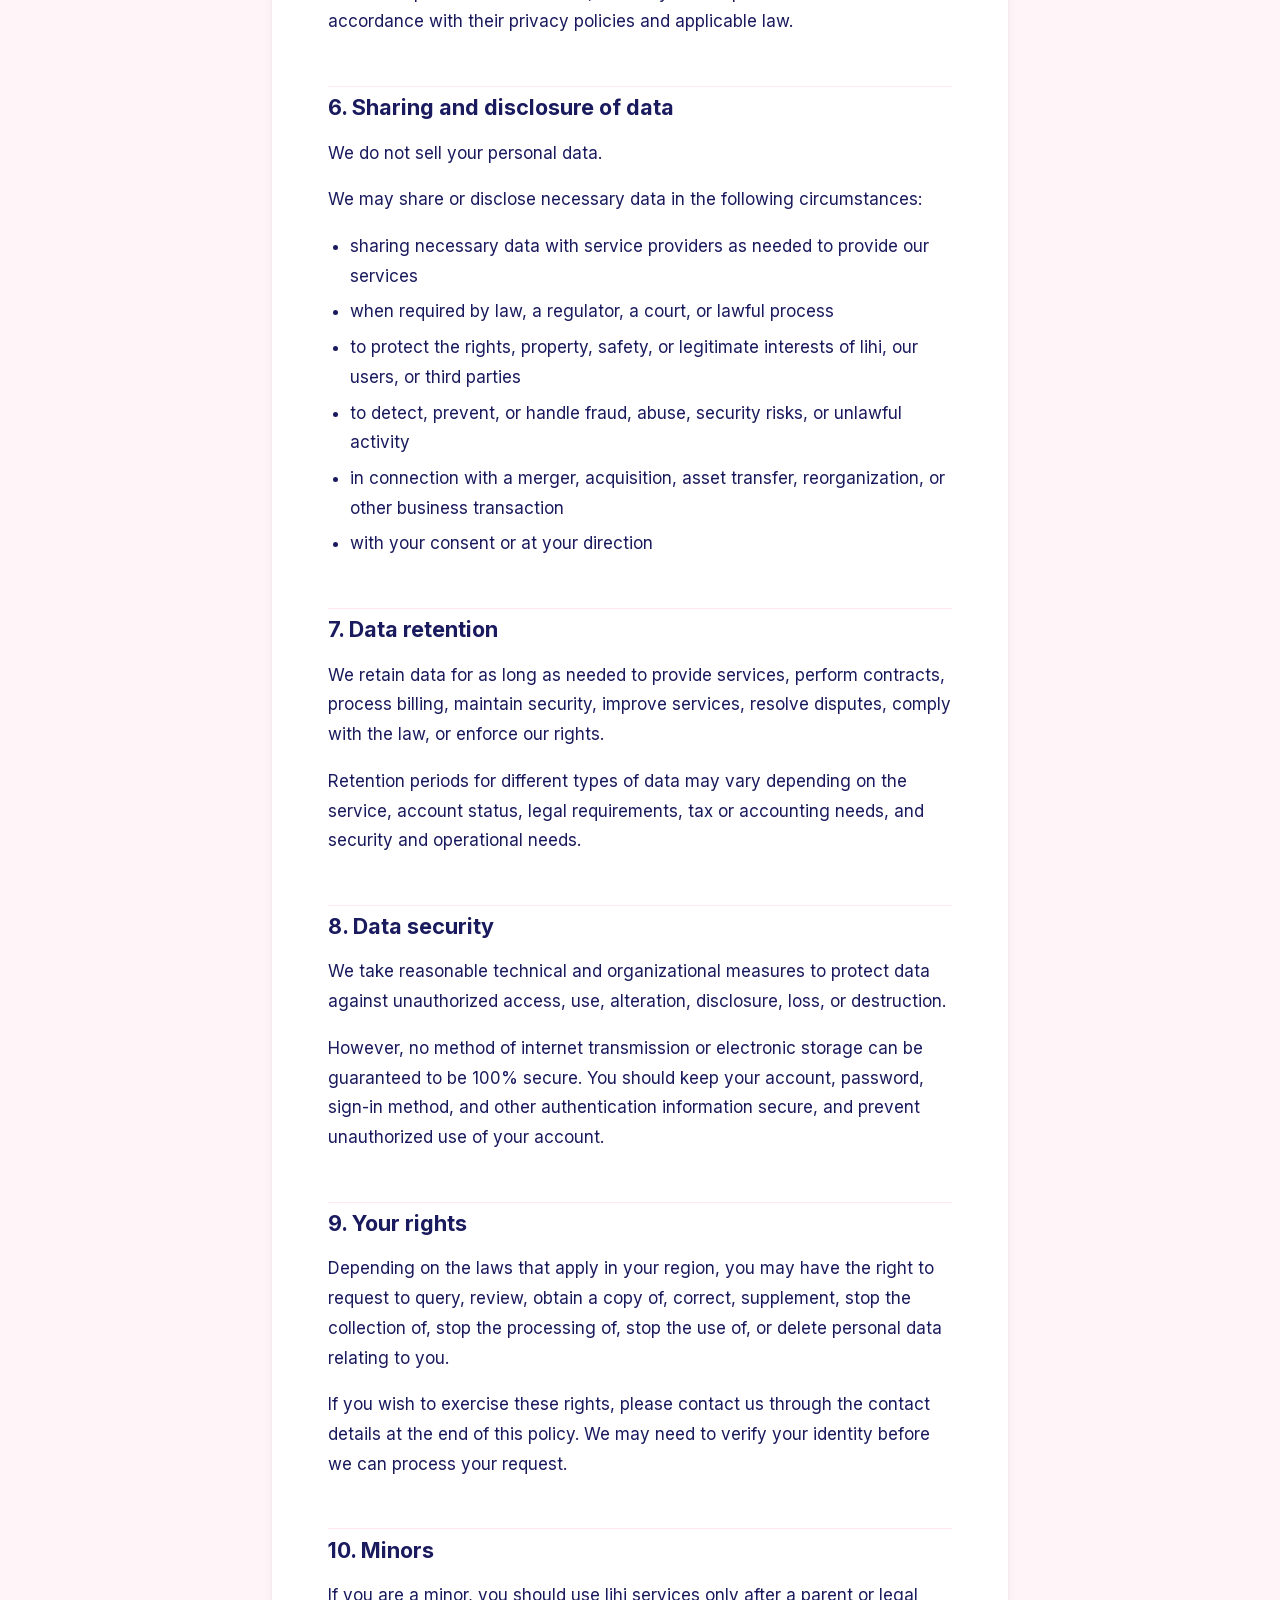
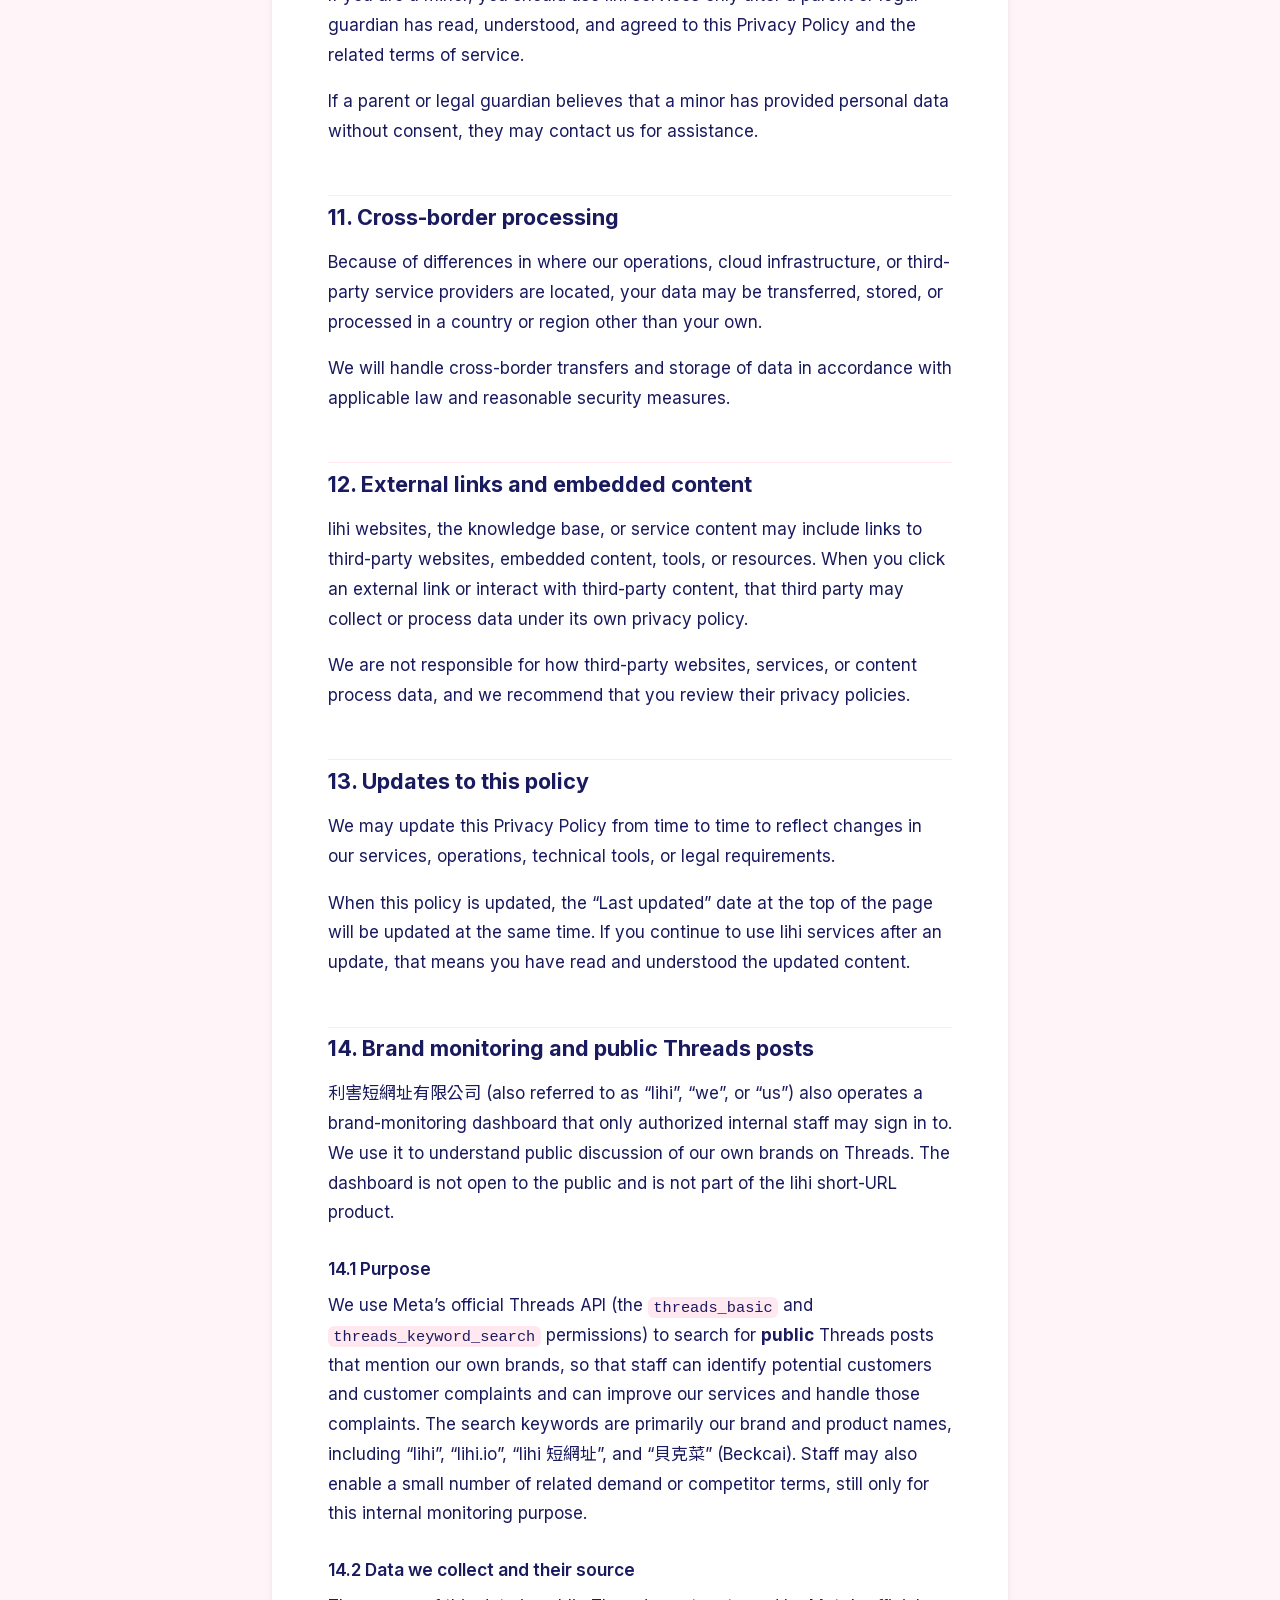
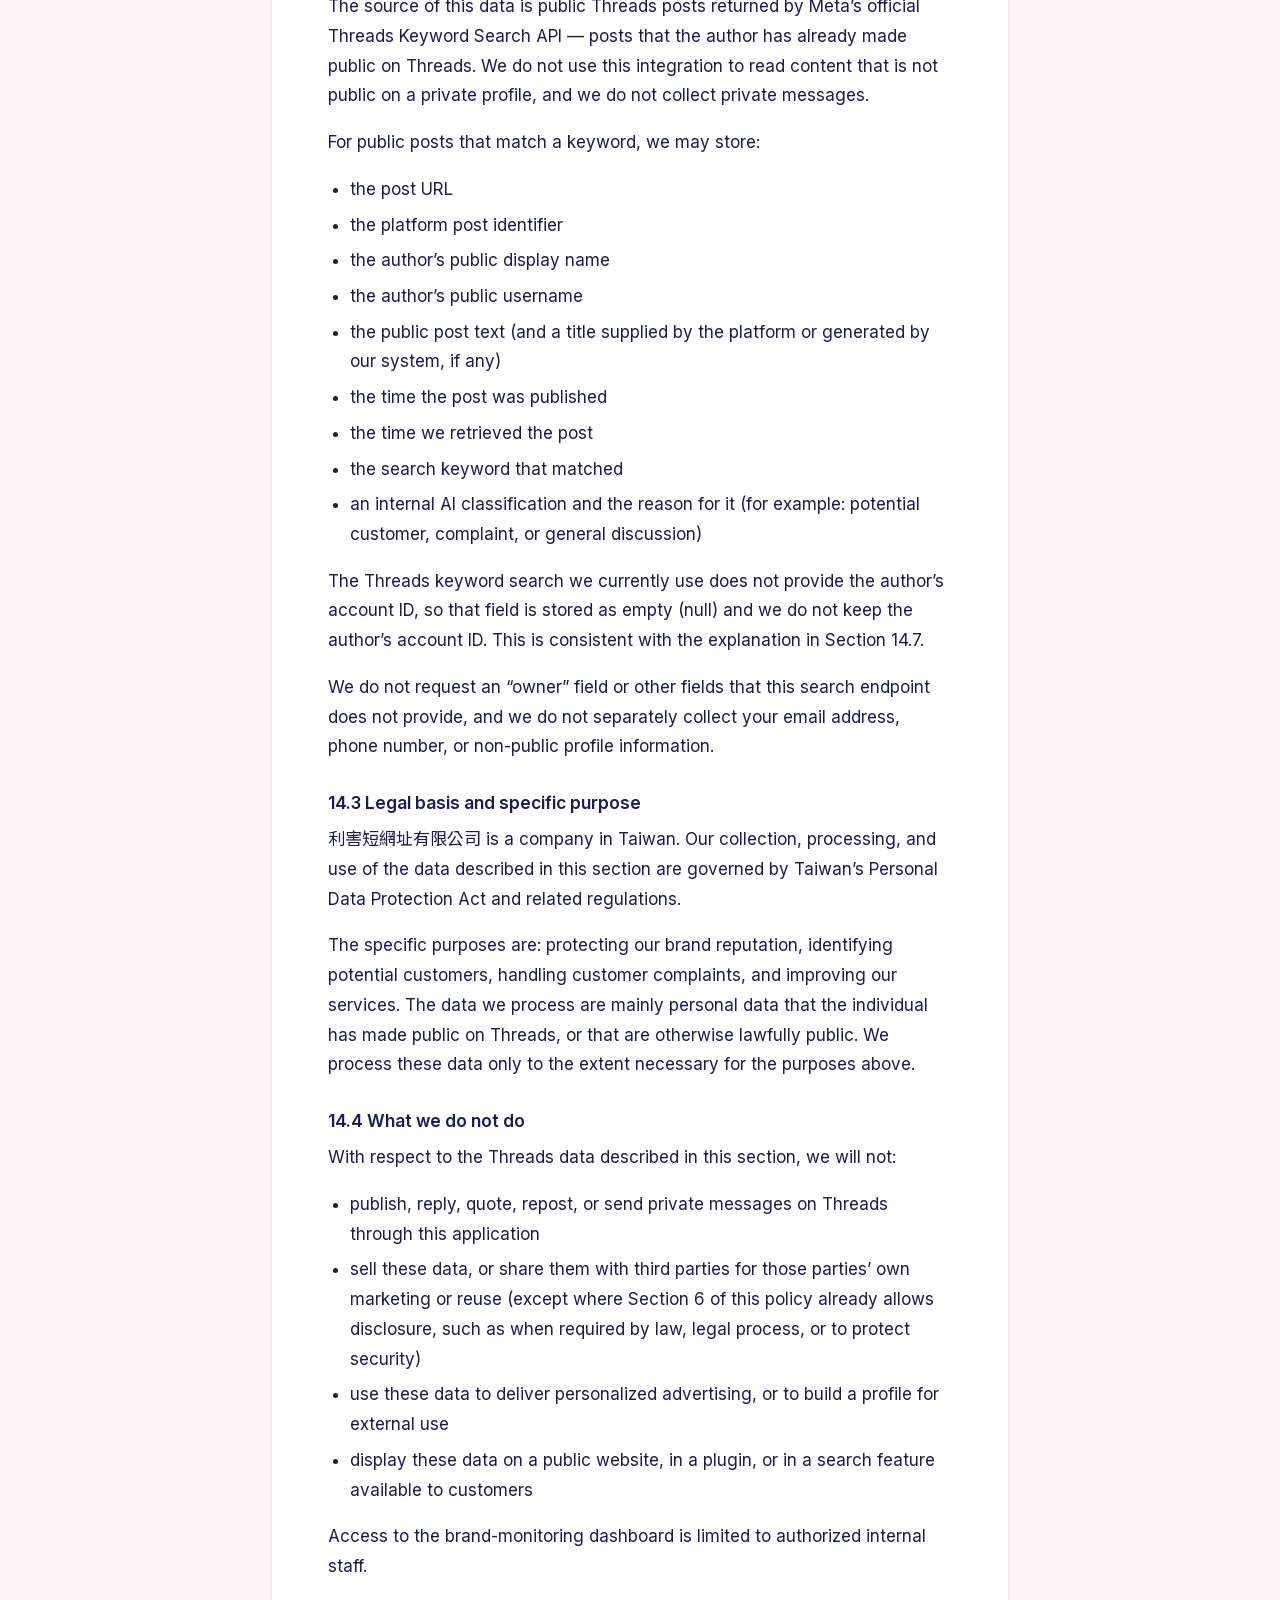
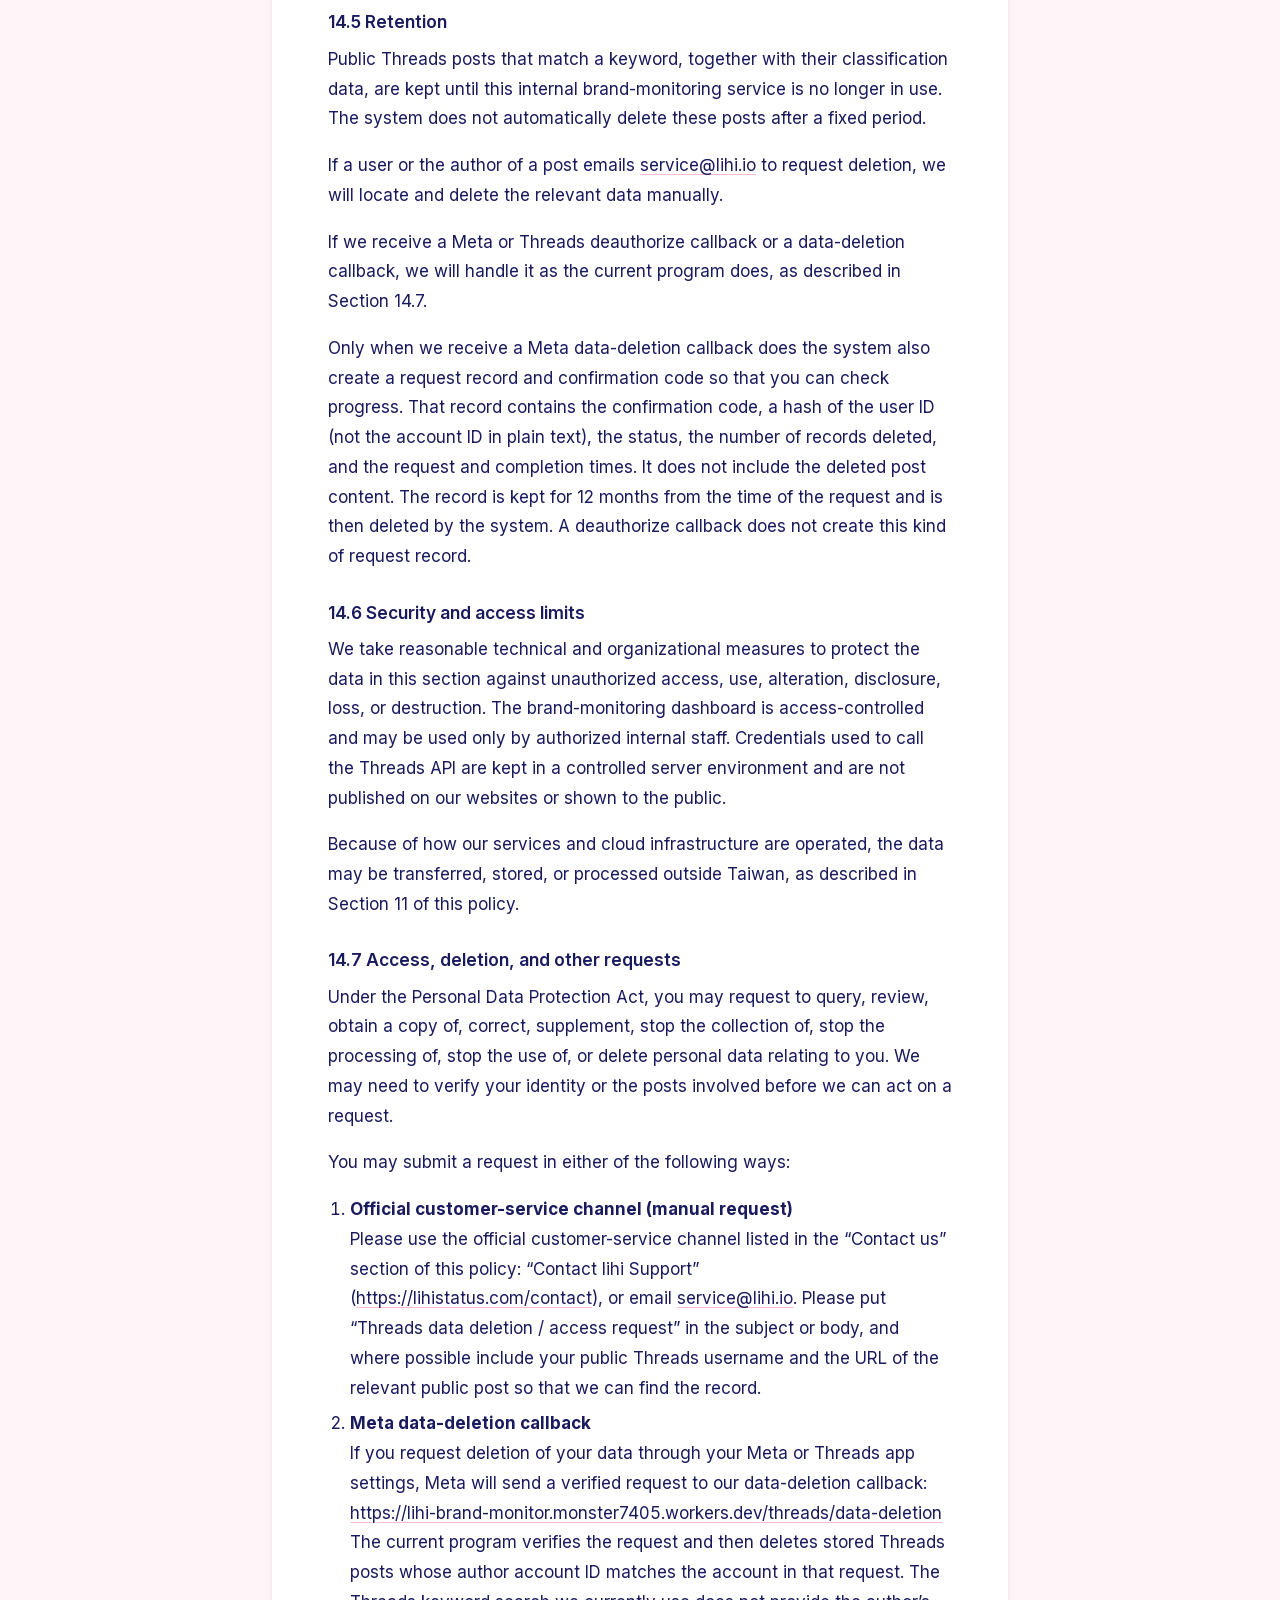
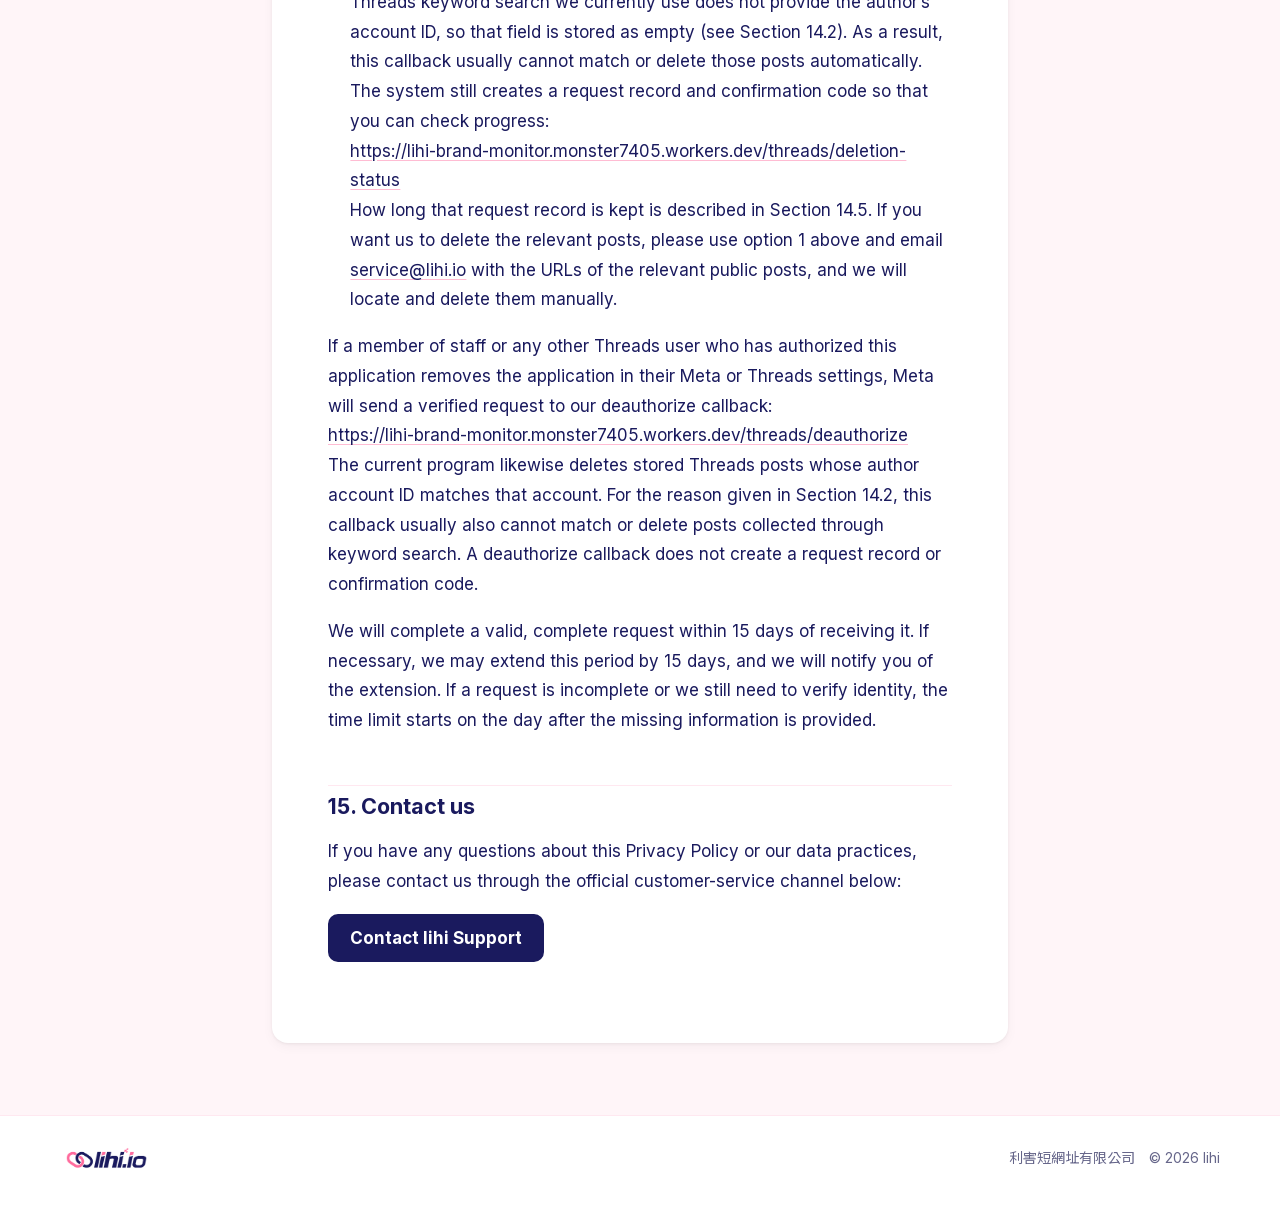
<file: en/index.html>
<!DOCTYPE html>
<html lang="en">
<head>
  <meta charset="utf-8">
  <meta name="viewport" content="width=device-width, initial-scale=1">
  <title>Privacy Policy｜lihi</title>
  <meta name="description" content="Privacy Policy of 利害短網址有限公司 (lihi). This page explains how we collect, use, retain, and protect your data, and how you can make access or deletion requests. Last updated: November 24, 2026.">
  <link rel="canonical" href="https://jardinitsai.github.io/lihi-privacy/en/">
  <link rel="alternate" hreflang="en" href="https://jardinitsai.github.io/lihi-privacy/en/">
  <link rel="alternate" hreflang="zh-TW" href="https://jardinitsai.github.io/lihi-privacy/">
  <link rel="alternate" hreflang="x-default" href="https://jardinitsai.github.io/lihi-privacy/">
  <meta property="og:type" content="website">
  <meta property="og:title" content="Privacy Policy｜lihi">
  <meta property="og:description" content="Privacy Policy of 利害短網址有限公司 (lihi). This page explains how we collect, use, retain, and protect your data, and how you can make access or deletion requests. Last updated: November 24, 2026.">
  <meta property="og:url" content="https://jardinitsai.github.io/lihi-privacy/en/">
  <meta property="og:image" content="https://jardinitsai.github.io/lihi-privacy/assets/lihi-logo-primary.png">
  <meta property="og:locale" content="en_US">
  <meta name="twitter:card" content="summary">
  <meta name="twitter:title" content="Privacy Policy｜lihi">
  <meta name="twitter:description" content="Privacy Policy of 利害短網址有限公司 (lihi). This page explains how we collect, use, retain, and protect your data, and how you can make access or deletion requests. Last updated: November 24, 2026.">
  <link rel="icon" type="image/png" sizes="32x32" href="../assets/favicon-32.png">
  <link rel="icon" type="image/png" sizes="16x16" href="../assets/favicon-16.png">
  <link rel="apple-touch-icon" href="../assets/apple-touch-icon.png">
  <link rel="stylesheet" href="../css/style.css?v=3">
</head>
<body>
  <a class="skip" href="#content">Skip to main content</a>
  <header class="site-header">
    <div class="header-inner">
      <a class="logo" href="https://lihi.io/" aria-label="lihi">
        <img src="../assets/lihi-logo-primary.png" width="220" height="66" alt="lihi.io">
      </a>
      <nav class="lang-switch" aria-label="Language">
        <span class="current" aria-current="page">English</span>
        <a href="../" lang="zh-TW">中文</a>
      </nav>
    </div>
  </header>
  <main>
    <div class="wrap">
      <article class="article-card" id="content">
        <p class="eyebrow">lihi</p>
        <h1>Privacy Policy</h1>
        <p class="updated">Last updated: November 24, 2026</p>
        <p class="lang-note">中英文版本有差異時以繁中版為準。 If there is any inconsistency between the Chinese and English versions, the Traditional Chinese version shall prevail.</p>
        <details class="toc">
  <summary>Contents</summary>
  <ol>
    <li><a href="#s1">1. Scope</a></li>
    <li><a href="#s2">2. Data we collect</a></li>
    <li><a href="#s3">3. How we use data</a></li>
    <li><a href="#s4">4. Cookies and similar technologies</a></li>
    <li><a href="#s5">5. Third-party services</a></li>
    <li><a href="#s6">6. Sharing and disclosure of data</a></li>
    <li><a href="#s7">7. Data retention</a></li>
    <li><a href="#s8">8. Data security</a></li>
    <li><a href="#s9">9. Your rights</a></li>
    <li><a href="#s10">10. Minors</a></li>
    <li><a href="#s11">11. Cross-border processing</a></li>
    <li><a href="#s12">12. External links and embedded content</a></li>
    <li><a href="#s13">13. Updates to this policy</a></li>
    <li><a href="#s14">14. Brand monitoring and public Threads posts</a></li>
    <li><a href="#s15">15. Contact us</a></li>
  </ol>
</details>
        <div class="policy">
<p>This Privacy Policy explains how 利害短網址有限公司 (also referred to as “lihi”, “we”, or “us”) collects, uses, retains, protects, and processes your data when you use lihi.io, app.lihi.io, knowledge.lihi.io, the lihi short-URL service, QR Codes, branded domains, click analytics, marketing link management, and other related services.</p>
<p>By browsing or using lihi websites and services, you acknowledge that you have read and understood this Privacy Policy. If you do not agree with this policy, please stop using the services we provide.</p>
<h2 id="s1">1. Scope</h2>
<p>This Privacy Policy applies to the websites, applications, back-end systems, knowledge base, customer-service channels, and related services operated by us, including without limitation:</p>
<ul>
<li>lihi.io</li>
<li>app.lihi.io</li>
<li>knowledge.lihi.io</li>
<li>the lihi short-URL service</li>
<li>lihi QR Code and short-link management features</li>
<li>custom domains, branded domains, and related settings</li>
<li>click analytics, parameter tracking, A/B traffic splitting, and marketing analytics features</li>
<li>customer service, forms, notices, and other support services</li>
<li>the internal brand-monitoring dashboard (accessible only to authorized internal staff)</li>
</ul>
<p>Third-party websites, third-party services, or content provided by third parties are subject to their own privacy policies. We are not responsible for how those third parties process data.</p>
<h2 id="s2">2. Data we collect</h2>
<p>Depending on how you use our services, we may collect or process the following types of data.</p>
<h3 id="s2-1">2.1 Account and membership data</h3>
<p>When you register for, sign in to, or use a lihi account, we may collect:</p>
<ul>
<li>name or display name</li>
<li>email address</li>
<li>sign-in method</li>
<li>account settings</li>
<li>membership plan and subscription status</li>
<li>other information necessary for account administration</li>
</ul>
<h3 id="s2-2">2.2 Service usage data</h3>
<p>When you create, manage, or use lihi services, we may process:</p>
<ul>
<li>short URLs you create</li>
<li>original destination URLs</li>
<li>custom domain or branded domain settings</li>
<li>QR Code-related data</li>
<li>UTM, parameters, tags, or campaign settings</li>
<li>A/B splitting or traffic-routing settings</li>
<li>link status, redirect settings, and service operation records</li>
</ul>
<h3 id="s2-3">2.3 Click analytics and technical data</h3>
<p>When a user clicks a short URL, scans a QR Code, or interacts with a link managed by lihi, we may process technical and analytics data, such as:</p>
<ul>
<li>time of the click</li>
<li>source URL or referrer information</li>
<li>browser type</li>
<li>device type</li>
<li>operating system</li>
<li>IP address</li>
<li>approximate geographic location</li>
<li>User Agent</li>
<li>link redirect status and error records</li>
</ul>
<p>This data is used primarily to provide click analytics, traffic analysis, security protection, abuse prevention, service maintenance, and feature improvement.</p>
<h3 id="s2-4">2.4 Payment and subscription data</h3>
<p>If you use a paid plan, purchase add-on services, or buy related products, we may process data related to payments, subscriptions, invoices, or transaction records.</p>
<p>Actual payment information may be processed by a third-party payment service provider. We will not arbitrarily disclose your payment data, and we will retain necessary transaction records in accordance with operational and legal requirements.</p>
<h3 id="s2-5">2.5 Customer-service and contact data</h3>
<p>When you contact us through a support page, form, email, or other channel, we may collect:</p>
<ul>
<li>your name or how you prefer to be addressed</li>
<li>email or other contact information</li>
<li>the content of your inquiry</li>
<li>attachments, screenshots, or information you voluntarily provide</li>
<li>customer-service handling records</li>
</ul>
<h2 id="s3">3. How we use data</h2>
<p>We may use data for the following purposes:</p>
<ul>
<li>providing, maintaining, and improving lihi services</li>
<li>creating, managing, and protecting user accounts</li>
<li>creating and managing short URLs, QR Codes, custom domains, and related features</li>
<li>providing click analytics, traffic analysis, A/B splitting, and marketing tracking features</li>
<li>handling subscriptions, payments, invoices, plan changes, and customer-service requests</li>
<li>sending service notices, important announcements, or necessary billing information</li>
<li>detecting, preventing, and handling fraud, abuse, phishing, malware, spam, or other unlawful activity</li>
<li>maintaining the security, stability, and performance of our services</li>
<li>complying with laws, regulators, courts, or other lawful requirements</li>
<li>enforcing our terms of service and related policies</li>
</ul>
<h2 id="s4">4. Cookies and similar technologies</h2>
<p>We may use cookies or similar technologies to keep our websites and services working properly, remember user preferences, improve the experience, analyze traffic, strengthen security, and provide necessary features.</p>
<p>You may manage or disable cookies through your browser settings. If you disable cookies, some website or service features may not work properly.</p>
<h2 id="s5">5. Third-party services</h2>
<p>To provide, maintain, and improve our services, we may use third-party service providers to help process some data, for example:</p>
<ul>
<li>website hosting and cloud infrastructure</li>
<li>payment processing services</li>
<li>email, notification, and customer-service systems</li>
<li>website analytics and traffic measurement tools</li>
<li>security protection, error tracking, and system monitoring tools</li>
<li>domain registration, DNS, or related technical services</li>
</ul>
<p>These third-party service providers may process data only to the extent needed to provide their services, and they should process related data in accordance with their privacy policies and applicable law.</p>
<h2 id="s6">6. Sharing and disclosure of data</h2>
<p>We do not sell your personal data.</p>
<p>We may share or disclose necessary data in the following circumstances:</p>
<ul>
<li>sharing necessary data with service providers as needed to provide our services</li>
<li>when required by law, a regulator, a court, or lawful process</li>
<li>to protect the rights, property, safety, or legitimate interests of lihi, our users, or third parties</li>
<li>to detect, prevent, or handle fraud, abuse, security risks, or unlawful activity</li>
<li>in connection with a merger, acquisition, asset transfer, reorganization, or other business transaction</li>
<li>with your consent or at your direction</li>
</ul>
<h2 id="s7">7. Data retention</h2>
<p>We retain data for as long as needed to provide services, perform contracts, process billing, maintain security, improve services, resolve disputes, comply with the law, or enforce our rights.</p>
<p>Retention periods for different types of data may vary depending on the service, account status, legal requirements, tax or accounting needs, and security and operational needs.</p>
<h2 id="s8">8. Data security</h2>
<p>We take reasonable technical and organizational measures to protect data against unauthorized access, use, alteration, disclosure, loss, or destruction.</p>
<p>However, no method of internet transmission or electronic storage can be guaranteed to be 100% secure. You should keep your account, password, sign-in method, and other authentication information secure, and prevent unauthorized use of your account.</p>
<h2 id="s9">9. Your rights</h2>
<p>Depending on the laws that apply in your region, you may have the right to request to query, review, obtain a copy of, correct, supplement, stop the collection of, stop the processing of, stop the use of, or delete personal data relating to you.</p>
<p>If you wish to exercise these rights, please contact us through the contact details at the end of this policy. We may need to verify your identity before we can process your request.</p>
<h2 id="s10">10. Minors</h2>
<p>If you are a minor, you should use lihi services only after a parent or legal guardian has read, understood, and agreed to this Privacy Policy and the related terms of service.</p>
<p>If a parent or legal guardian believes that a minor has provided personal data without consent, they may contact us for assistance.</p>
<h2 id="s11">11. Cross-border processing</h2>
<p>Because of differences in where our operations, cloud infrastructure, or third-party service providers are located, your data may be transferred, stored, or processed in a country or region other than your own.</p>
<p>We will handle cross-border transfers and storage of data in accordance with applicable law and reasonable security measures.</p>
<h2 id="s12">12. External links and embedded content</h2>
<p>lihi websites, the knowledge base, or service content may include links to third-party websites, embedded content, tools, or resources. When you click an external link or interact with third-party content, that third party may collect or process data under its own privacy policy.</p>
<p>We are not responsible for how third-party websites, services, or content process data, and we recommend that you review their privacy policies.</p>
<h2 id="s13">13. Updates to this policy</h2>
<p>We may update this Privacy Policy from time to time to reflect changes in our services, operations, technical tools, or legal requirements.</p>
<p>When this policy is updated, the “Last updated” date at the top of the page will be updated at the same time. If you continue to use lihi services after an update, that means you have read and understood the updated content.</p>
<h2 id="s14">14. Brand monitoring and public Threads posts</h2>
<p>利害短網址有限公司 (also referred to as “lihi”, “we”, or “us”) also operates a brand-monitoring dashboard that only authorized internal staff may sign in to. We use it to understand public discussion of our own brands on Threads. The dashboard is not open to the public and is not part of the lihi short-URL product.</p>
<h3 id="s14-1">14.1 Purpose</h3>
<p>We use Meta’s official Threads API (the <code>threads_basic</code> and <code>threads_keyword_search</code> permissions) to search for <strong>public</strong> Threads posts that mention our own brands, so that staff can identify potential customers and customer complaints and can improve our services and handle those complaints. The search keywords are primarily our brand and product names, including “lihi”, “lihi.io”, “lihi 短網址”, and “貝克菜” (Beckcai). Staff may also enable a small number of related demand or competitor terms, still only for this internal monitoring purpose.</p>
<h3 id="s14-2">14.2 Data we collect and their source</h3>
<p>The source of this data is public Threads posts returned by Meta’s official Threads Keyword Search API — posts that the author has already made public on Threads. We do not use this integration to read content that is not public on a private profile, and we do not collect private messages.</p>
<p>For public posts that match a keyword, we may store:</p>
<ul>
<li>the post URL</li>
<li>the platform post identifier</li>
<li>the author’s public display name</li>
<li>the author’s public username</li>
<li>the public post text (and a title supplied by the platform or generated by our system, if any)</li>
<li>the time the post was published</li>
<li>the time we retrieved the post</li>
<li>the search keyword that matched</li>
<li>an internal AI classification and the reason for it (for example: potential customer, complaint, or general discussion)</li>
</ul>
<p>The Threads keyword search we currently use does not provide the author’s account ID, so that field is stored as empty (null) and we do not keep the author’s account ID. This is consistent with the explanation in Section 14.7.</p>
<p>We do not request an “owner” field or other fields that this search endpoint does not provide, and we do not separately collect your email address, phone number, or non-public profile information.</p>
<h3 id="s14-3">14.3 Legal basis and specific purpose</h3>
<p>利害短網址有限公司 is a company in Taiwan. Our collection, processing, and use of the data described in this section are governed by Taiwan’s Personal Data Protection Act and related regulations.</p>
<p>The specific purposes are: protecting our brand reputation, identifying potential customers, handling customer complaints, and improving our services. The data we process are mainly personal data that the individual has made public on Threads, or that are otherwise lawfully public. We process these data only to the extent necessary for the purposes above.</p>
<h3 id="s14-4">14.4 What we do not do</h3>
<p>With respect to the Threads data described in this section, we will not:</p>
<ul>
<li>publish, reply, quote, repost, or send private messages on Threads through this application</li>
<li>sell these data, or share them with third parties for those parties’ own marketing or reuse (except where Section 6 of this policy already allows disclosure, such as when required by law, legal process, or to protect security)</li>
<li>use these data to deliver personalized advertising, or to build a profile for external use</li>
<li>display these data on a public website, in a plugin, or in a search feature available to customers</li>
</ul>
<p>Access to the brand-monitoring dashboard is limited to authorized internal staff.</p>
<h3 id="s14-5">14.5 Retention</h3>
<p>Public Threads posts that match a keyword, together with their classification data, are kept until this internal brand-monitoring service is no longer in use. The system does not automatically delete these posts after a fixed period.</p>
<p>If a user or the author of a post emails <a href="mailto:service@lihi.io">service@lihi.io</a> to request deletion, we will locate and delete the relevant data manually.</p>
<p>If we receive a Meta or Threads deauthorize callback or a data-deletion callback, we will handle it as the current program does, as described in Section 14.7.</p>
<p>Only when we receive a Meta data-deletion callback does the system also create a request record and confirmation code so that you can check progress. That record contains the confirmation code, a hash of the user ID (not the account ID in plain text), the status, the number of records deleted, and the request and completion times. It does not include the deleted post content. The record is kept for 12 months from the time of the request and is then deleted by the system. A deauthorize callback does not create this kind of request record.</p>
<h3 id="s14-6">14.6 Security and access limits</h3>
<p>We take reasonable technical and organizational measures to protect the data in this section against unauthorized access, use, alteration, disclosure, loss, or destruction. The brand-monitoring dashboard is access-controlled and may be used only by authorized internal staff. Credentials used to call the Threads API are kept in a controlled server environment and are not published on our websites or shown to the public.</p>
<p>Because of how our services and cloud infrastructure are operated, the data may be transferred, stored, or processed outside Taiwan, as described in Section 11 of this policy.</p>
<h3 id="s14-7">14.7 Access, deletion, and other requests</h3>
<p>Under the Personal Data Protection Act, you may request to query, review, obtain a copy of, correct, supplement, stop the collection of, stop the processing of, stop the use of, or delete personal data relating to you. We may need to verify your identity or the posts involved before we can act on a request.</p>
<p>You may submit a request in either of the following ways:</p>
<ol>
<li><strong>Official customer-service channel (manual request)</strong><br />
Please use the official customer-service channel listed in the “Contact us” section of this policy: “Contact lihi Support” (<a href="https://lihistatus.com/contact">https://lihistatus.com/contact</a>), or email <a href="mailto:service@lihi.io">service@lihi.io</a>. Please put “Threads data deletion / access request” in the subject or body, and where possible include your public Threads username and the URL of the relevant public post so that we can find the record.</li>
<li><strong>Meta data-deletion callback</strong><br />
If you request deletion of your data through your Meta or Threads app settings, Meta will send a verified request to our data-deletion callback:<br />
<a href="https://lihi-brand-monitor.monster7405.workers.dev/threads/data-deletion">https://lihi-brand-monitor.monster7405.workers.dev/threads/data-deletion</a><br />
The current program verifies the request and then deletes stored Threads posts whose author account ID matches the account in that request. The Threads keyword search we currently use does not provide the author’s account ID, so that field is stored as empty (see Section 14.2). As a result, this callback usually cannot match or delete those posts automatically. The system still creates a request record and confirmation code so that you can check progress:<br />
<a href="https://lihi-brand-monitor.monster7405.workers.dev/threads/deletion-status">https://lihi-brand-monitor.monster7405.workers.dev/threads/deletion-status</a><br />
How long that request record is kept is described in Section 14.5. If you want us to delete the relevant posts, please use option 1 above and email <a href="mailto:service@lihi.io">service@lihi.io</a> with the URLs of the relevant public posts, and we will locate and delete them manually.</li>
</ol>
<p>If a member of staff or any other Threads user who has authorized this application removes the application in their Meta or Threads settings, Meta will send a verified request to our deauthorize callback:<br />
<a href="https://lihi-brand-monitor.monster7405.workers.dev/threads/deauthorize">https://lihi-brand-monitor.monster7405.workers.dev/threads/deauthorize</a><br />
The current program likewise deletes stored Threads posts whose author account ID matches that account. For the reason given in Section 14.2, this callback usually also cannot match or delete posts collected through keyword search. A deauthorize callback does not create a request record or confirmation code.</p>
<p>We will complete a valid, complete request within 15 days of receiving it. If necessary, we may extend this period by 15 days, and we will notify you of the extension. If a request is incomplete or we still need to verify identity, the time limit starts on the day after the missing information is provided.</p>
<h2 id="s15">15. Contact us</h2>
<p>If you have any questions about this Privacy Policy or our data practices, please contact us through the official customer-service channel below:</p>
<p><a class="btn-secondary" href="https://lihistatus.com/contact" target="_blank" rel="noopener noreferrer">Contact lihi Support</a></p>

        </div>
      </article>
    </div>
  </main>
  <footer class="site-footer">
    <div class="footer-inner">
      <div class="footer-brand">
        <img src="../assets/lihi-logo-primary.png" width="160" height="48" alt="">
      </div>
      <p class="footer-meta">利害短網址有限公司　© 2026 lihi</p>
    </div>
  </footer>
</body>
</html>
</file>
<file: css/style.css>
:root {
  --brand-pink: #FF6B9D;
  --cta-pink: #FF6B9D;
  --cta-pink-hover: #E8558A;
  --brand-navy: #1A1A5E;
  --text-primary: #1A1A5E;
  --text-muted: #66668A;
  --cta-navy-hover: #12124A;
  --bg-wash: #FFF5F8;
  --bg-pink-soft: #FFE8F0;
  --success: #22C55E;
  --danger: #EF4444;
  --white: #FFFFFF;
  --nav-h: 72px;
  --max-w: 1200px;
  --measure: 46rem;
  --radius-card: 16px;
  --radius-btn: 10px;
  --shadow: 0 1px 3px rgba(0, 0, 0, 0.06), 0 4px 12px rgba(0, 0, 0, 0.04);
  --shadow-hover: 0 4px 12px rgba(0, 0, 0, 0.08), 0 8px 24px rgba(0, 0, 0, 0.06);
}

@font-face {
  font-family: "Inter";
  font-style: normal;
  font-weight: 400;
  font-display: swap;
  src: url("../assets/fonts/inter-400.woff2") format("woff2");
}
@font-face {
  font-family: "Inter";
  font-style: normal;
  font-weight: 500;
  font-display: swap;
  src: url("../assets/fonts/inter-500.woff2") format("woff2");
}
@font-face {
  font-family: "Inter";
  font-style: normal;
  font-weight: 600;
  font-display: swap;
  src: url("../assets/fonts/inter-600.woff2") format("woff2");
}
@font-face {
  font-family: "Inter";
  font-style: normal;
  font-weight: 700;
  font-display: swap;
  src: url("../assets/fonts/inter-700.woff2") format("woff2");
}
@font-face {
  font-family: "Noto Sans TC";
  font-style: normal;
  font-weight: 400;
  font-display: swap;
  src: url("../assets/fonts/noto-sans-tc-400.woff2") format("woff2");
}
@font-face {
  font-family: "Noto Sans TC";
  font-style: normal;
  font-weight: 500;
  font-display: swap;
  src: url("../assets/fonts/noto-sans-tc-500.woff2") format("woff2");
}
@font-face {
  font-family: "Noto Sans TC";
  font-style: normal;
  font-weight: 600;
  font-display: swap;
  src: url("../assets/fonts/noto-sans-tc-600.woff2") format("woff2");
}
@font-face {
  font-family: "Noto Sans TC";
  font-style: normal;
  font-weight: 700;
  font-display: swap;
  src: url("../assets/fonts/noto-sans-tc-700.woff2") format("woff2");
}

*,
*::before,
*::after { box-sizing: border-box; }

html {
  scroll-behavior: smooth;
  scroll-padding-top: calc(var(--nav-h) + 12px);
}

html, body {
  margin: 0;
  padding: 0;
  max-width: 100%;
}

body {
  font-family: "Noto Sans TC", "Inter", "PingFang TC", "Microsoft JhengHei", sans-serif;
  font-weight: 400;
  color: var(--text-primary);
  background: var(--bg-wash);
  line-height: 1.75;
  font-size: 17px;
  min-height: 100vh;
}

html[lang="en"] body {
  font-family: "Inter", "Noto Sans TC", "PingFang TC", "Microsoft JhengHei", sans-serif;
}

img { max-width: 100%; height: auto; border: 0; }

a {
  color: var(--brand-navy);
  text-decoration-color: rgba(255, 107, 157, 0.45);
  text-underline-offset: 0.15em;
  overflow-wrap: anywhere;
  word-break: break-word;
}
a:hover { color: var(--brand-navy); text-decoration-color: var(--cta-pink); }

code {
  font-family: ui-monospace, SFMono-Regular, Menlo, Consolas, monospace;
  font-size: 0.9em;
  background: var(--bg-pink-soft);
  padding: 0.1em 0.35em;
  border-radius: 6px;
  overflow-wrap: anywhere;
  word-break: break-word;
}

.skip {
  position: absolute;
  left: 12px;
  top: 12px;
  transform: translateY(-200%);
  background: var(--brand-navy);
  color: var(--white);
  padding: 8px 14px;
  border-radius: var(--radius-btn);
  z-index: 100;
}
.skip:focus,
.skip:focus-visible { transform: none; }

:focus-visible {
  outline: 3px solid var(--brand-navy);
  outline-offset: 3px;
}

.btn-secondary:focus-visible {
  outline: 3px solid var(--brand-pink);
  outline-offset: 3px;
}

.site-header {
  position: sticky;
  top: 0;
  z-index: 50;
  height: var(--nav-h);
  background: var(--white);
  box-shadow: var(--shadow);
}

.header-inner,
.footer-inner,
.wrap {
  width: 100%;
  max-width: var(--max-w);
  margin: 0 auto;
  padding-left: 20px;
  padding-right: 20px;
}

.header-inner {
  height: var(--nav-h);
  display: flex;
  align-items: center;
  justify-content: space-between;
  gap: 16px;
}

.logo {
  display: flex;
  align-items: center;
  flex: 0 1 auto;
  min-width: 0;
}
.logo img {
  display: block;
  height: 36px;
  width: auto;
  max-width: min(220px, 58vw);
}

.lang-switch {
  display: flex;
  align-items: center;
  gap: 8px;
  flex: 0 0 auto;
  font-size: 14px;
  font-weight: 500;
}
.lang-switch a,
.lang-switch span {
  display: inline-block;
  padding: 6px 12px;
  border-radius: 999px;
  text-decoration: none;
}
.lang-switch .current {
  background: var(--bg-pink-soft);
  color: var(--brand-navy);
  font-weight: 600;
}
.lang-switch a {
  color: var(--text-muted);
}
.lang-switch a:hover {
  color: var(--brand-navy);
  background: var(--bg-pink-soft);
}

main { padding: 32px 0 72px; }

.article-card {
  max-width: var(--measure);
  margin: 0 auto;
  background: var(--white);
  border-radius: var(--radius-card);
  box-shadow: var(--shadow);
  padding: 32px 24px 48px;
}

@media (min-width: 768px) {
  .article-card { padding: 48px 56px 64px; }
  main { padding-top: 48px; }
}

.eyebrow {
  margin: 0 0 8px;
  color: var(--brand-navy);
  font-weight: 600;
  font-size: 13px;
  letter-spacing: 0.08em;
  text-transform: uppercase;
}

h1 {
  margin: 0 0 12px;
  font-size: clamp(1.75rem, 4vw, 2.25rem);
  font-weight: 700;
  line-height: 1.3;
  color: var(--brand-navy);
}

.updated {
  margin: 0 0 16px;
  color: var(--text-muted);
  font-size: 0.95rem;
}

.lang-note {
  margin: 0 0 28px;
  padding: 12px 16px;
  background: var(--bg-pink-soft);
  border-radius: 10px;
  color: var(--text-primary);
  font-size: 0.95rem;
}

.toc {
  margin: 0 0 36px;
  padding: 12px 16px;
  background: var(--bg-wash);
  border-radius: var(--radius-card);
}
.toc summary {
  cursor: pointer;
  font-weight: 600;
  color: var(--brand-navy);
  list-style: none;
}
.toc summary::-webkit-details-marker { display: none; }
.toc summary::after {
  content: "＋";
  float: right;
  color: var(--brand-navy);
  font-weight: 700;
}
.toc[open] summary::after { content: "－"; }
.toc ol {
  margin: 12px 0 0;
  padding: 0 0 0 1.25rem;
}
.toc li { margin: 0.25rem 0; }
.toc a { text-decoration: none; }
.toc a:hover { text-decoration: underline; }

.policy h2 {
  margin: 2.25em 0 0.75em;
  padding-top: 0.25em;
  font-size: 1.35rem;
  font-weight: 700;
  line-height: 1.4;
  color: var(--brand-navy);
  border-top: 1px solid var(--bg-pink-soft);
}
.policy h2:first-of-type { border-top: 0; margin-top: 0.5em; }
.policy h3 {
  margin: 1.6em 0 0.6em;
  font-size: 1.08rem;
  font-weight: 600;
  line-height: 1.45;
  color: var(--brand-navy);
}
.policy p, .policy li { color: var(--text-primary); }
.policy p { margin: 0 0 1em; }
.policy ul, .policy ol { margin: 0 0 1em; padding-left: 1.4rem; }
.policy li { margin: 0.3em 0; }
.policy li + li { margin-top: 0.35em; }

.btn-secondary {
  display: inline-block;
  padding: 12px 20px;
  border: 2px solid var(--brand-navy);
  border-radius: var(--radius-btn);
  background: var(--brand-navy);
  color: var(--white);
  font-weight: 700;
  text-decoration: none;
  line-height: 1.2;
}
.btn-secondary:hover {
  background: var(--cta-navy-hover);
  border-color: var(--brand-pink);
  color: var(--white);
  text-decoration: none;
}

.site-footer {
  background: var(--white);
  border-top: 1px solid var(--bg-pink-soft);
  padding: 28px 0 36px;
  color: var(--text-muted);
  font-size: 14px;
}
.footer-inner {
  display: flex;
  flex-wrap: wrap;
  align-items: center;
  justify-content: space-between;
  gap: 16px;
}
.footer-brand {
  display: flex;
  align-items: center;
  gap: 12px;
  min-width: 0;
}
.footer-brand img {
  height: 28px;
  width: auto;
  max-width: 160px;
}
.footer-meta { margin: 0; max-width: 100%; }
.footer-meta a { color: var(--text-muted); }
</file>
